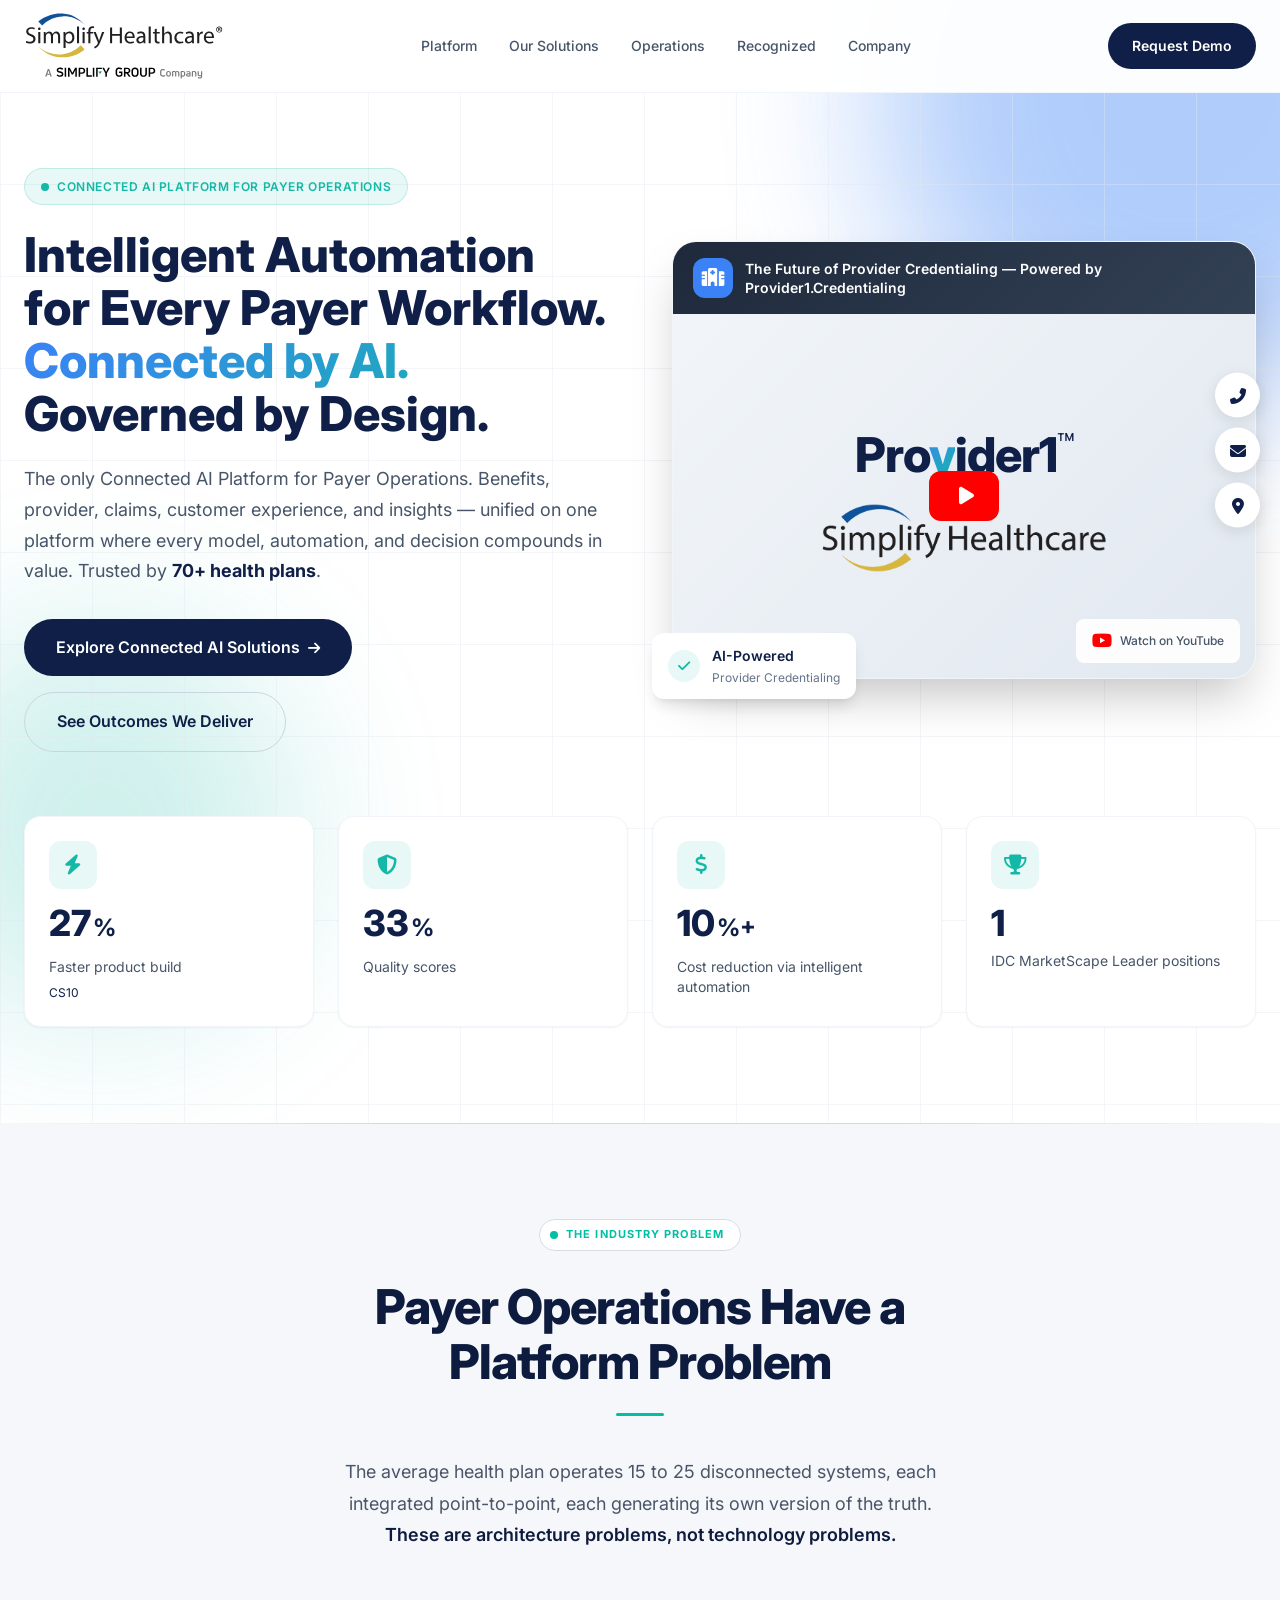
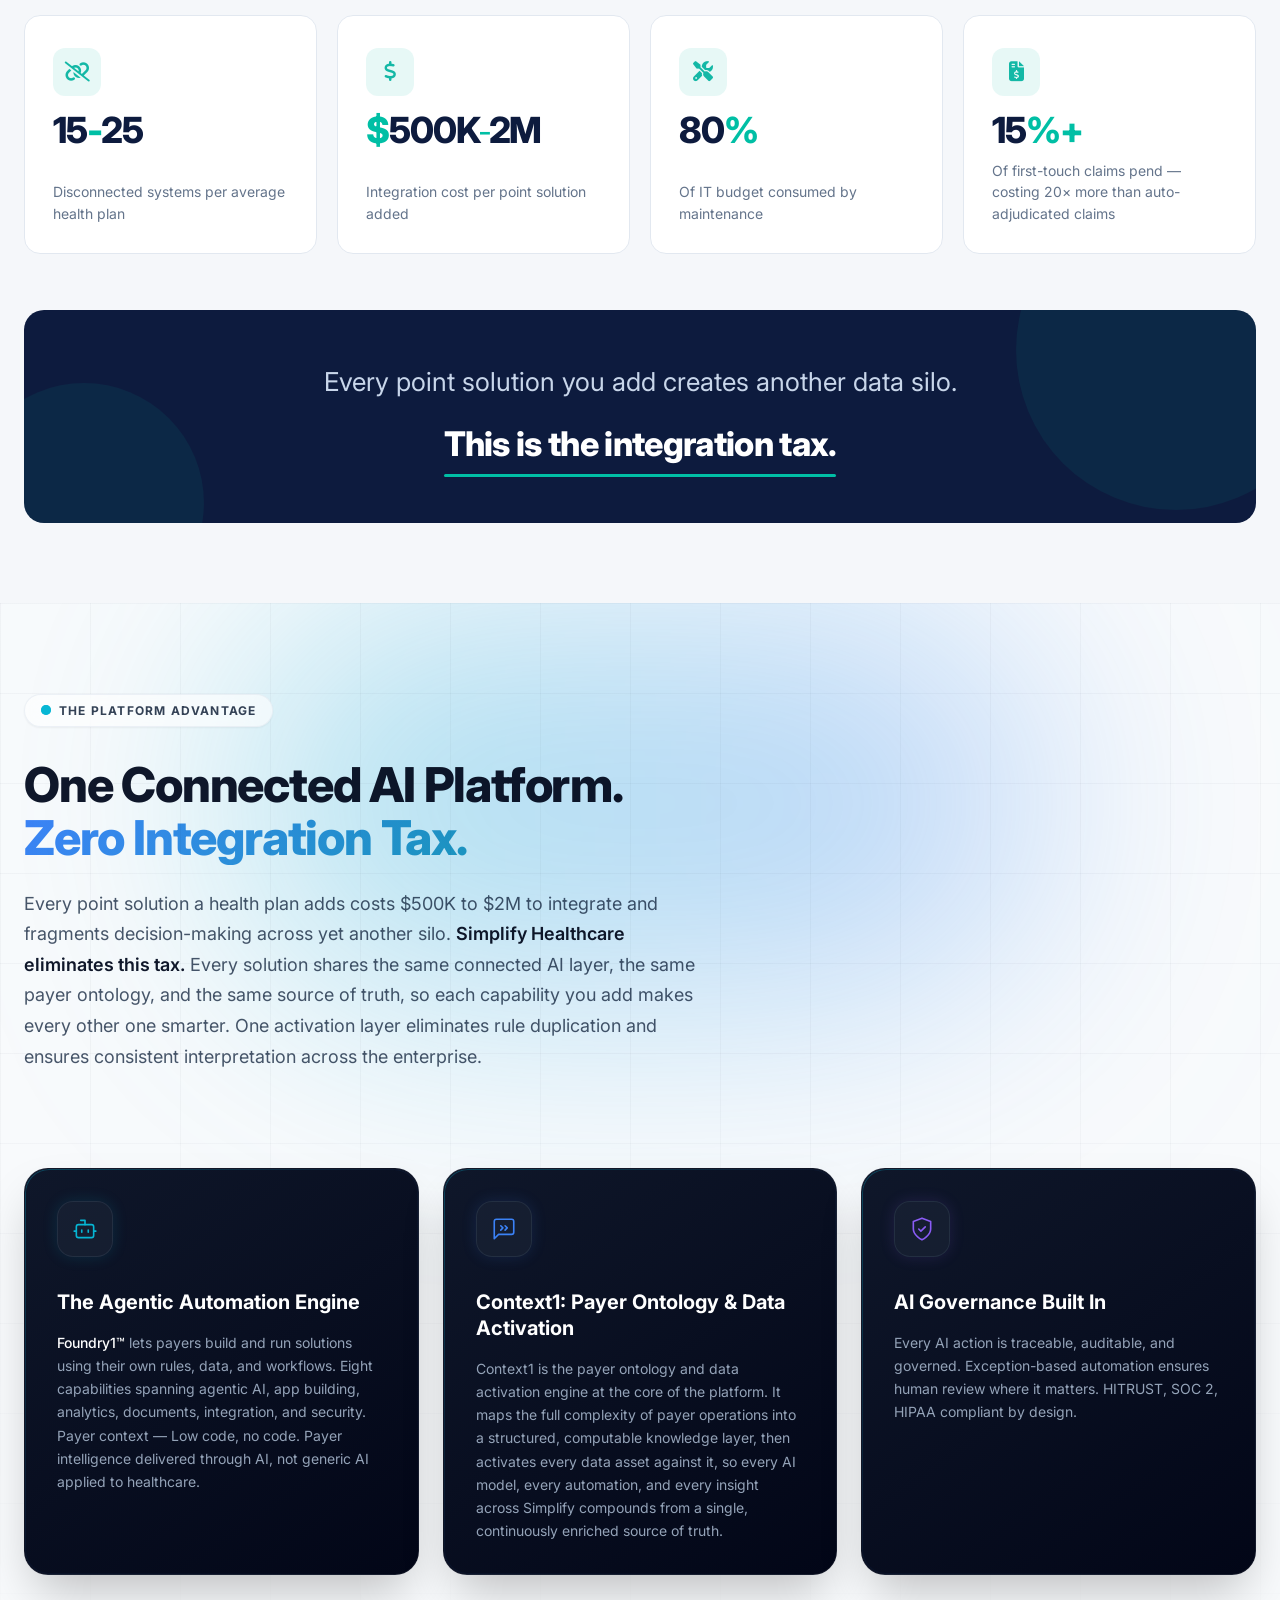
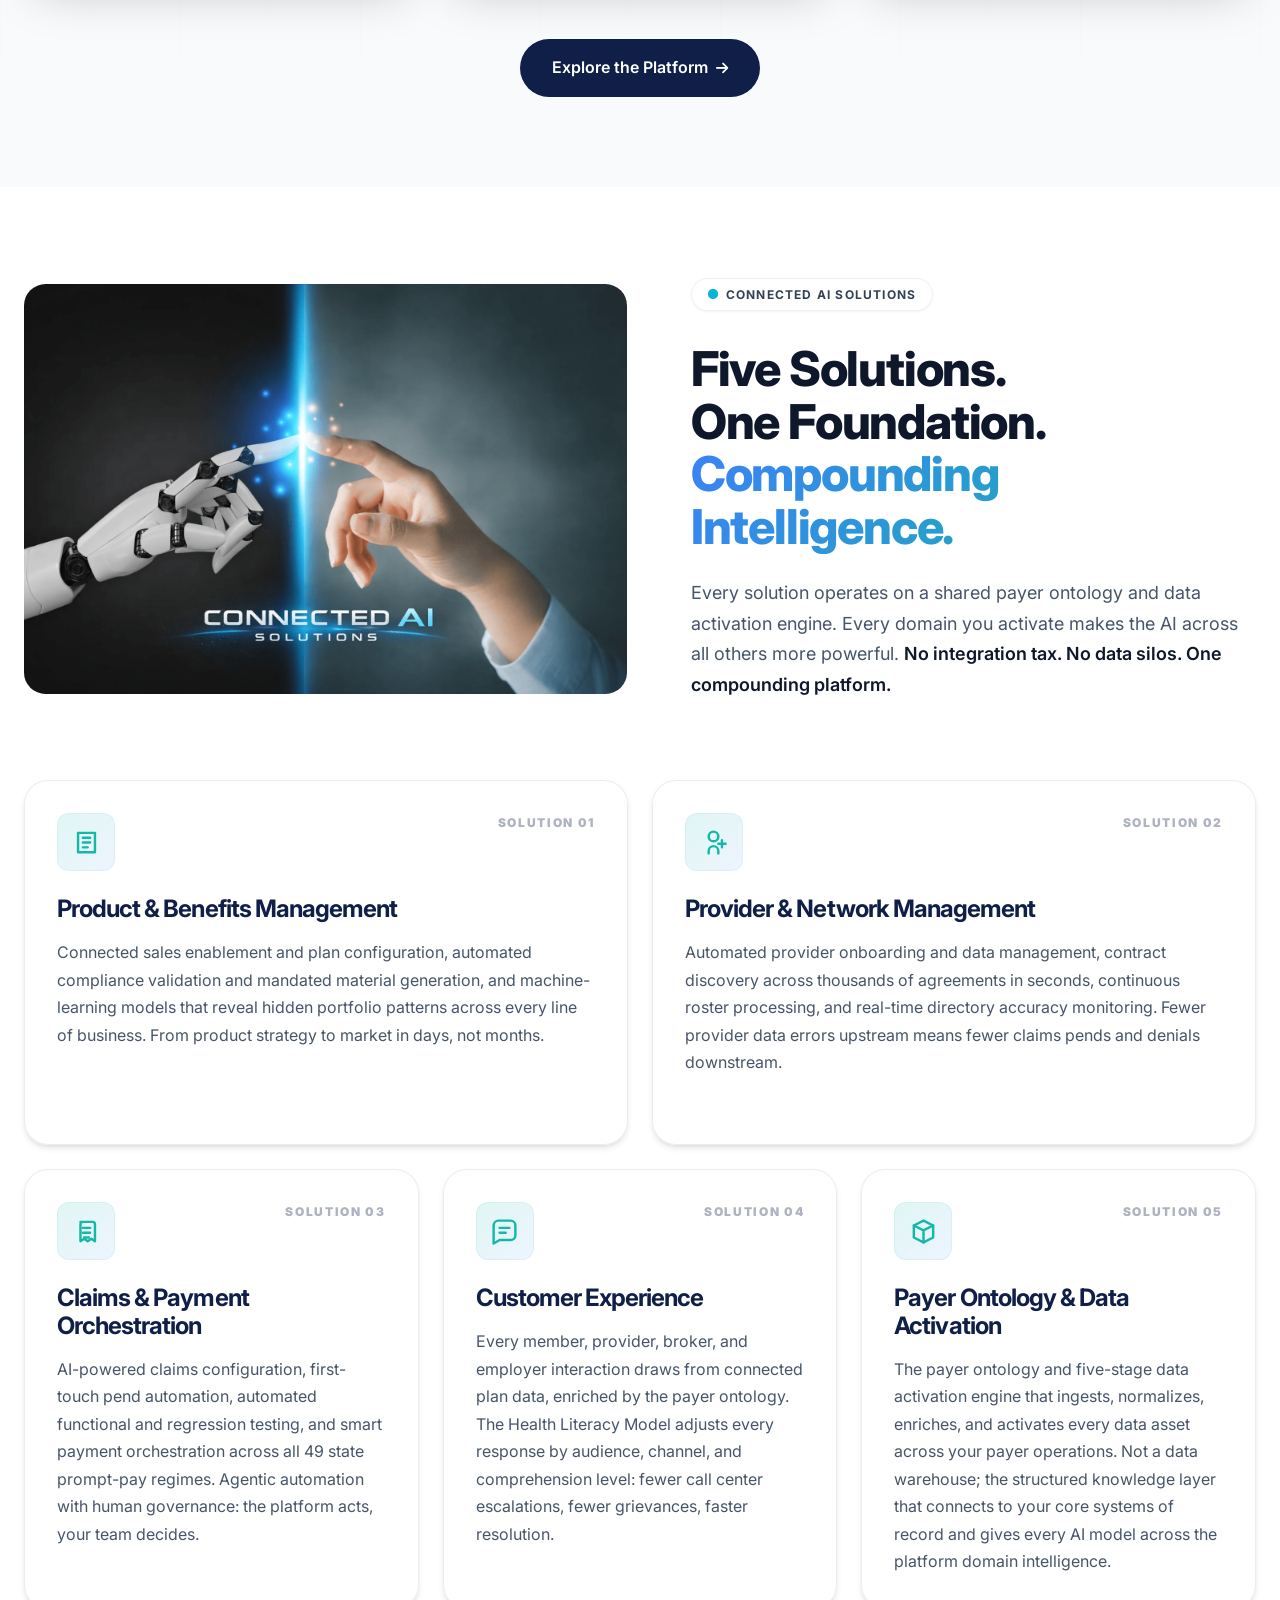
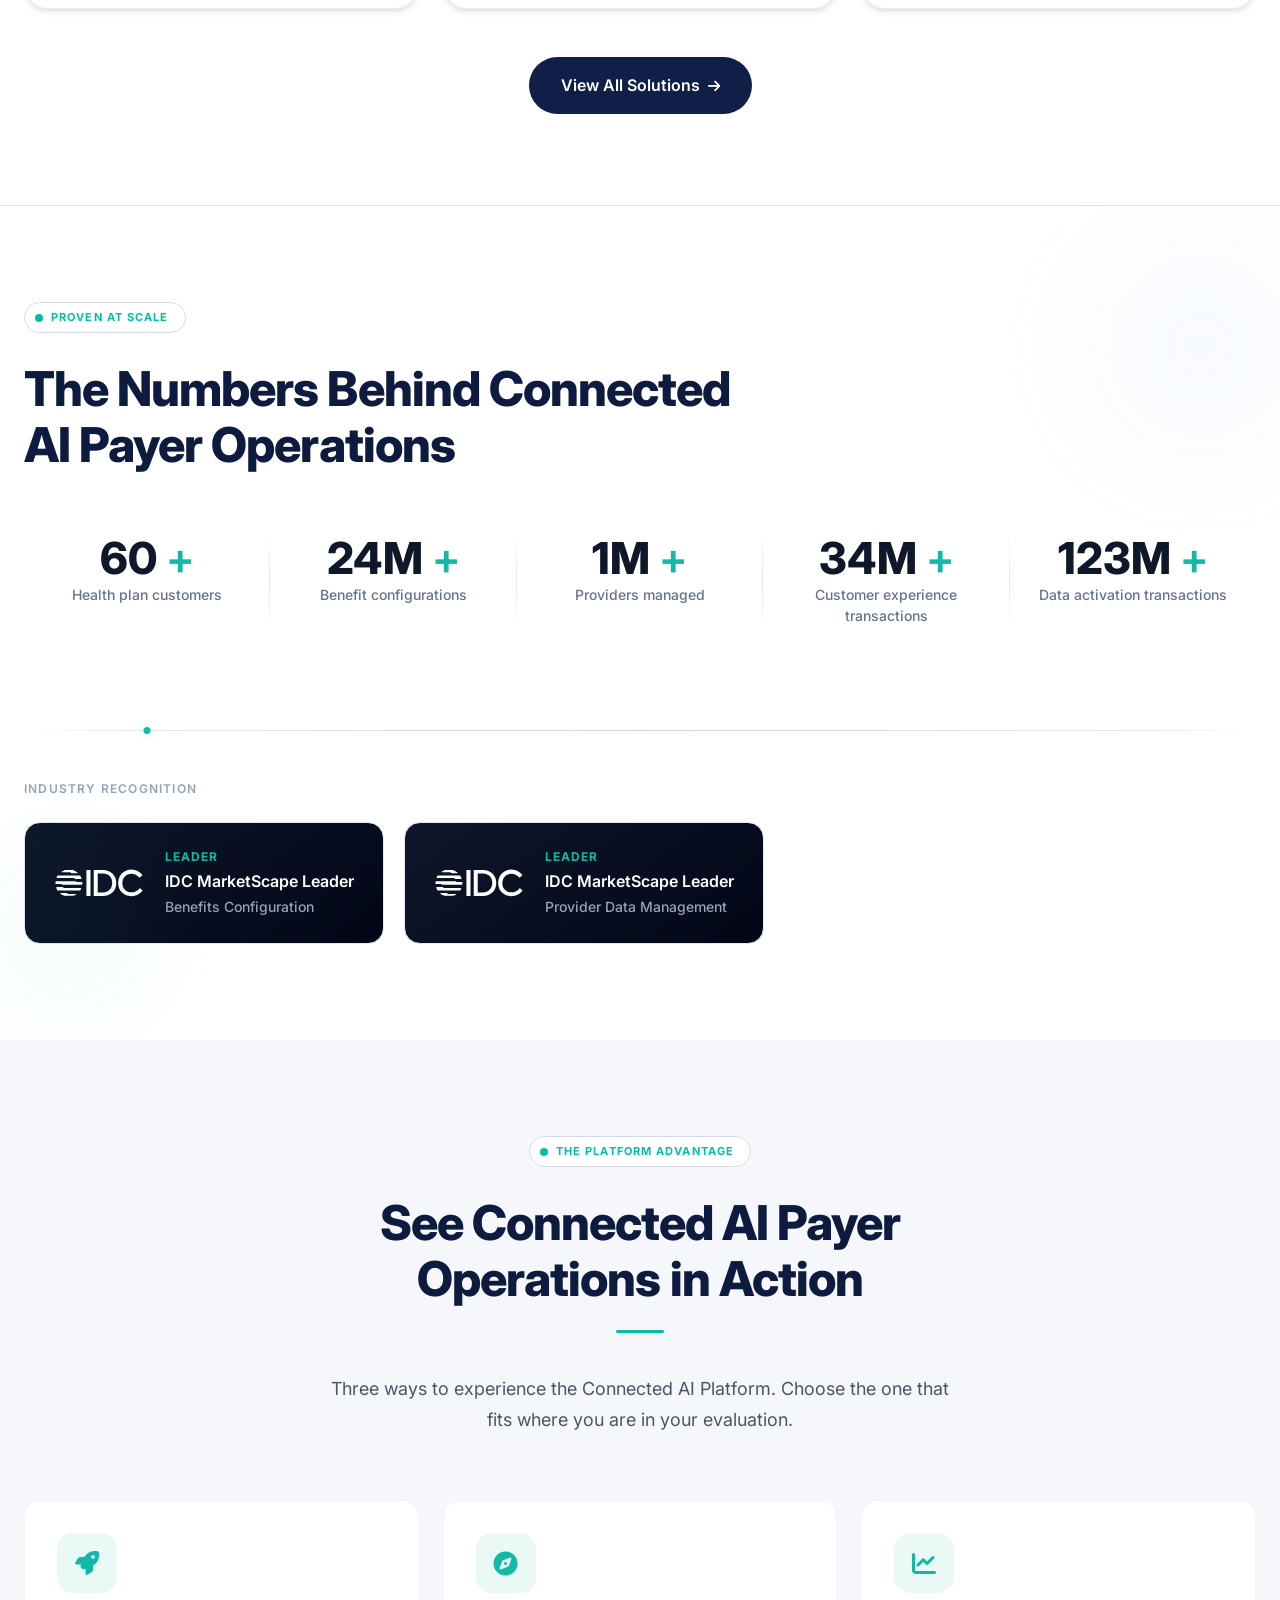
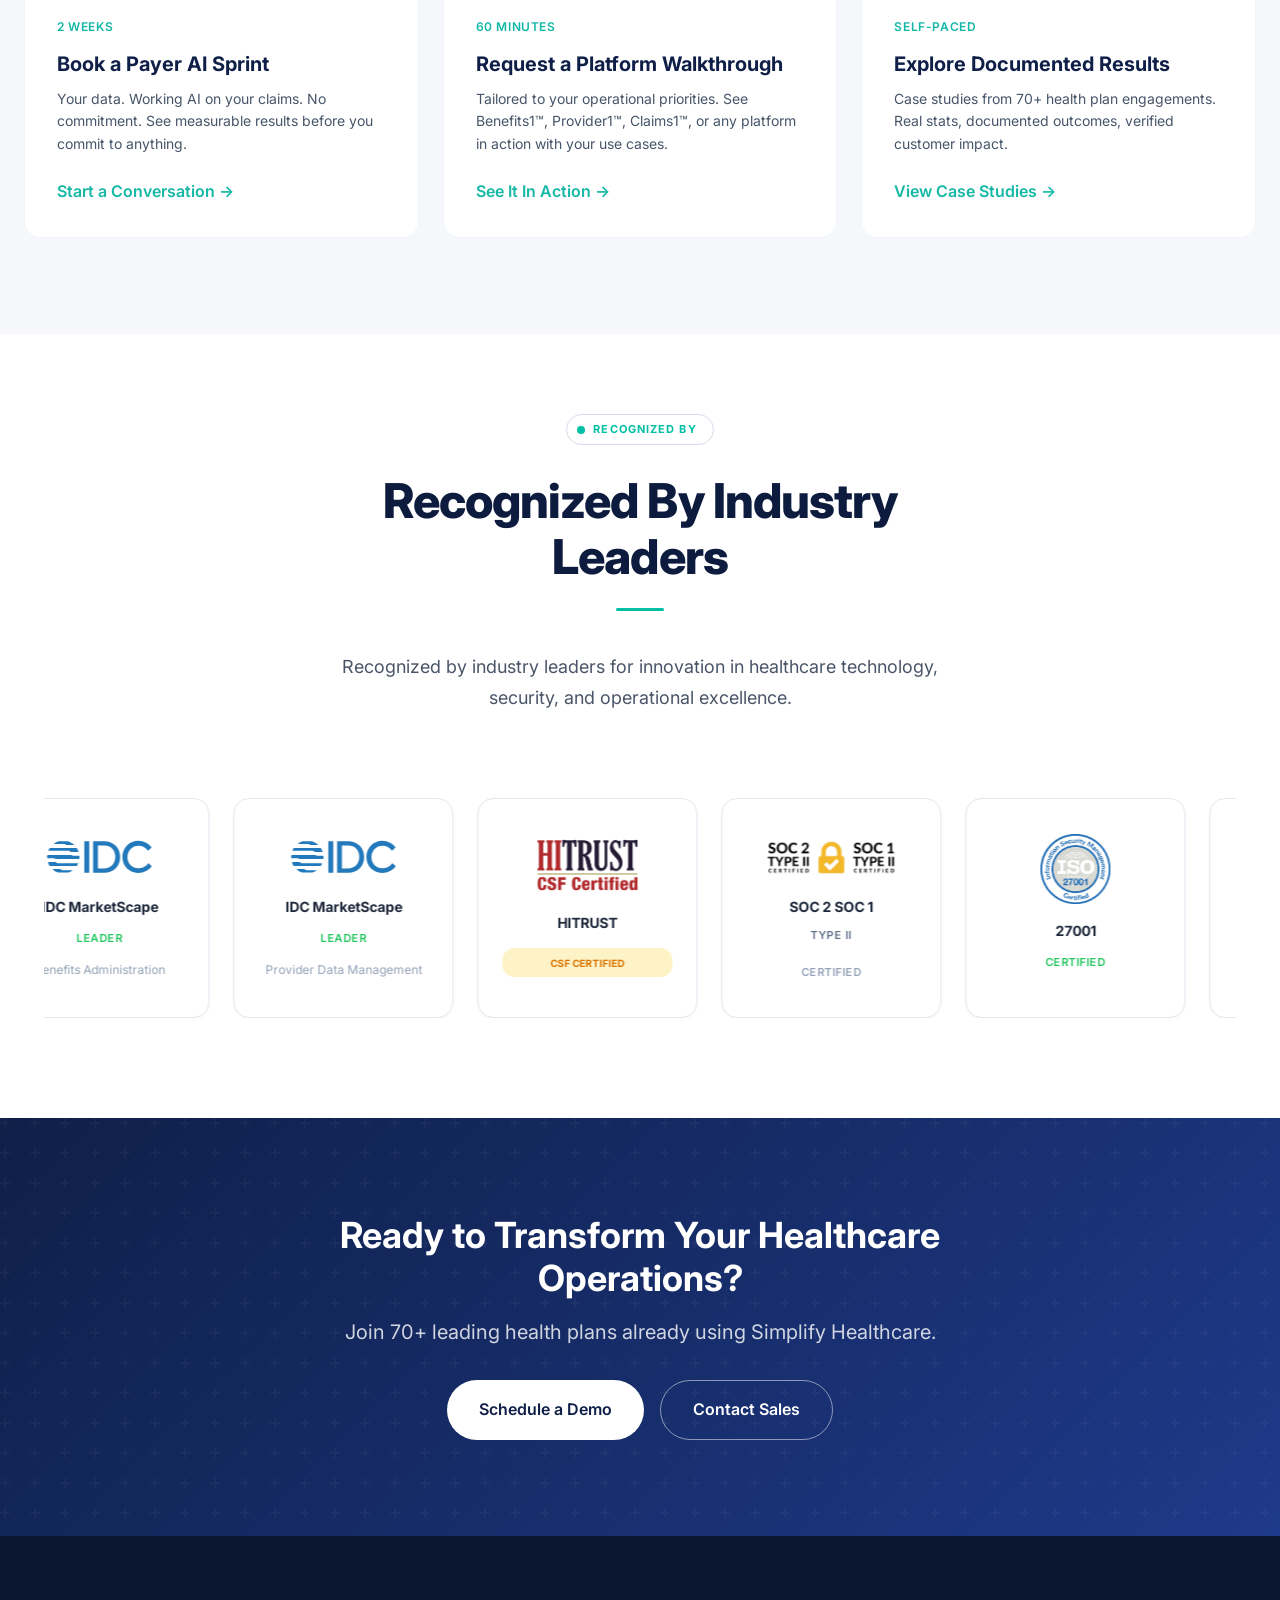
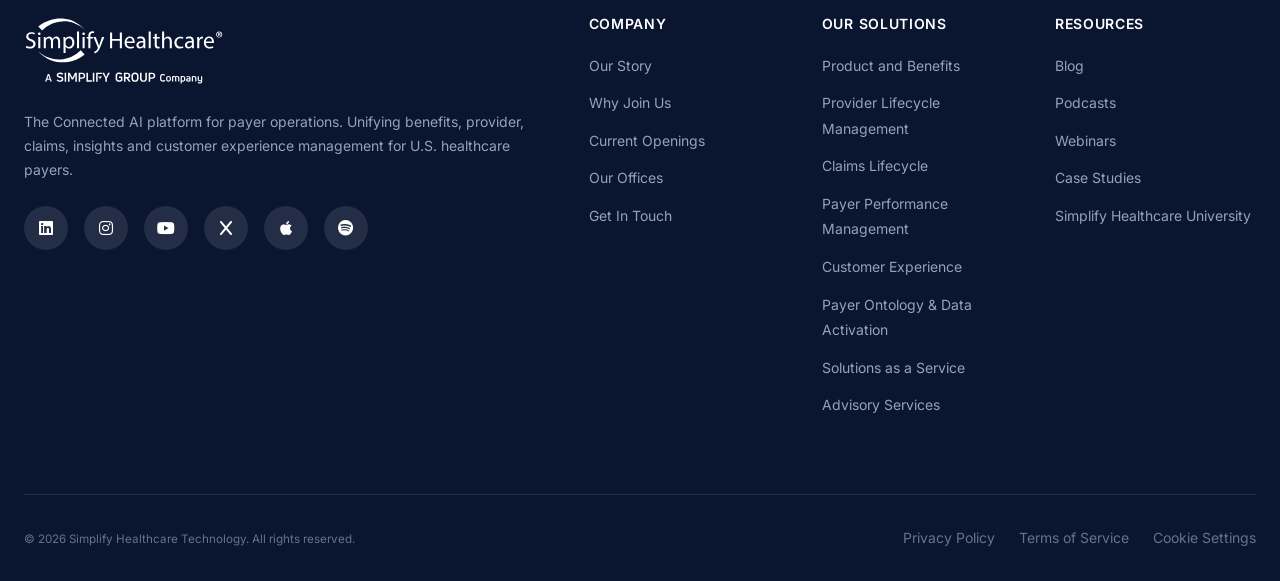
<file: index.html>
<!DOCTYPE html>
<html lang="en">
<head>
    <meta charset="UTF-8">
    <meta name="viewport" content="width=device-width, initial-scale=1.0">

    <!-- =====================================================
         SEO: Primary Meta Tags
         ===================================================== -->
    <title>Simplify Healthcare – Connected AI Platform for Payer Operations</title>
    <meta name="description" content="Simplify Healthcare is the only Connected AI Platform for Payer Operations, unifying benefits, provider, claims, and customer experience for 70+ health plans. Trusted IDC MarketScape Leader.">
    <meta name="keywords" content="healthcare payer operations, AI platform, benefits administration, provider data management, claims automation, payer technology, healthcare AI, HIPAA compliant">
    <meta name="robots" content="index, follow">
    <meta name="author" content="Simplify Healthcare">
    <link rel="canonical" href="https://simplifyhealthcare.com/">

     <!-- Google Tag Manager -->
    <script>(function(w,d,s,l,i){w[l]=w[l]||[];w[l].push({'gtm.start':
    new Date().getTime(),event:'gtm.js'});var f=d.getElementsByTagName(s)[0],
    j=d.createElement(s),dl=l!='dataLayer'?'&l='+l:'';j.async=true;j.src=
    'https://www.googletagmanager.com/gtm.js?id='+i+dl;f.parentNode.insertBefore(j,f);
    })(window,document,'script','dataLayer','GTM-XXXXXX');</script>
    <!-- End Google Tag Manager -->

    <!-- =====================================================
         SEO: Open Graph (Facebook, LinkedIn)
         ===================================================== -->
    <meta property="og:type" content="website">
    <meta property="og:url" content="https://simplifyhealthcare.com/">
    <meta property="og:title" content="Simplify Healthcare – Connected AI Platform for Payer Operations">
    <meta property="og:description" content="The only Connected AI Platform for Payer Operations. Trusted by 70+ health plans. Unifying benefits, provider, claims, and customer experience on one platform.">
    <meta property="og:image" content="https://simplifyhealthcare.netlify.app/assets/images/og.jpeg">
    <meta property="og:image:alt" content="Simplify Healthcare – Connected AI Platform for Payer Operations">
    <meta property="og:image:width" content="1200">
    <meta property="og:image:height" content="630">
    <meta property="og:site_name" content="Simplify Healthcare">
    <meta property="og:locale" content="en_US">

    <!-- =====================================================
         SEO: Twitter Card
         ===================================================== -->
    <meta name="twitter:card" content="summary_large_image">
    <meta name="twitter:site" content="@SimplifyHC">
    <meta name="twitter:title" content="Simplify Healthcare – Connected AI Platform for Payer Operations">
    <meta name="twitter:description" content="The only Connected AI Platform for Payer Operations. Trusted by 70+ health plans.">
    <meta name="twitter:image" content="https://simplifyhealthcare.netlify.app/assets/images/og.jpeg">
    <meta name="twitter:image:alt" content="Simplify Healthcare – Connected AI Platform for Payer Operations">

    <!-- =====================================================
         AEO + SEO: JSON-LD Structured Data
         ===================================================== -->

    <!-- Organization Schema -->
    <script type="application/ld+json">
    {
      "@context": "https://schema.org",
      "@type": "Organization",
      "name": "Simplify Healthcare",
      "url": "https://simplifyhealthcare.com",
      "logo": "https://simplifyhealthcare.com/wp-content/uploads/2020/08/SH-Favicon.svg",
      "description": "Simplify Healthcare delivers the only Connected AI Platform for Payer Operations, unifying benefits, provider, claims, and customer experience management for U.S. healthcare payers.",
      "address": {
        "@type": "PostalAddress",
        "streetAddress": "600 N Commons Dr",
        "addressLocality": "Aurora",
        "addressRegion": "IL",
        "addressCountry": "US"
      },
      "contactPoint": [
        {
          "@type": "ContactPoint",
          "telephone": "+1-844-720-6678",
          "contactType": "customer service",
          "email": "info@simplifyhealthcare.com"
        }
      ],
      "sameAs": [
        "https://www.linkedin.com/company/simplify-healthcare",
        "https://www.youtube.com/@SimplifyHealthcare"
      ],
      "award": [
        "IDC MarketScape Leader – Benefits Administration",
        "IDC MarketScape Leader – Provider Data Management",
        "HITRUST CSF Certified",
        "SOC 2 Type II Certified",
        "ISO 27001 Certified",
        "Inc. 5000 Fastest Growing Companies",
        "Deloitte Fast 500 2023 Winner"
      ]
    }
    </script>

    <!-- WebSite Schema -->
    <script type="application/ld+json">
    {
      "@context": "https://schema.org",
      "@type": "WebSite",
      "name": "Simplify Healthcare",
      "url": "https://simplifyhealthcare.com"
    }
    </script>

    <!-- FAQPage Schema (AEO: Answer Engine Optimization) -->
    <script type="application/ld+json">
    {
      "@context": "https://schema.org",
      "@type": "FAQPage",
      "mainEntity": [
        {
          "@type": "Question",
          "name": "What is Simplify Healthcare?",
          "acceptedAnswer": {
            "@type": "Answer",
            "text": "Simplify Healthcare is the only Connected AI Platform for Payer Operations, unifying benefits, provider, claims, customer experience, and data activation on one platform. It is trusted by 70+ health plans and recognized as an IDC MarketScape Leader in both Benefits Administration and Provider Data Management."
          }
        },
        {
          "@type": "Question",
          "name": "What solutions does Simplify Healthcare offer?",
          "acceptedAnswer": {
            "@type": "Answer",
            "text": "Simplify Healthcare offers five connected AI solutions: (1) Product and Benefits Management, (2) Provider and Network Management, (3) Claims and Payment Orchestration, (4) Customer Experience, and (5) Payer Ontology and Data Activation. All solutions run on a shared AI layer, eliminating integration costs and data silos."
          }
        },
        {
          "@type": "Question",
          "name": "How does Simplify Healthcare reduce costs for health plans?",
          "acceptedAnswer": {
            "@type": "Answer",
            "text": "Simplify Healthcare delivers 30%+ cost reduction through intelligent automation, 80% faster product build, and 98% quality scores. By eliminating disconnected point solutions — each costing $500K to $2M to integrate — health plans replace the 'integration tax' with a single compounding AI platform."
          }
        },
        {
          "@type": "Question",
          "name": "Is Simplify Healthcare HIPAA and HITRUST compliant?",
          "acceptedAnswer": {
            "@type": "Answer",
            "text": "Yes. Simplify Healthcare is HITRUST CSF Certified, SOC 2 Type II and SOC 1 Certified, ISO 27001 Certified, and HIPAA compliant by design. Every AI action is traceable, auditable, and governed with exception-based automation for human review."
          }
        },
        {
          "@type": "Question",
          "name": "How many health plans trust Simplify Healthcare?",
          "acceptedAnswer": {
            "@type": "Answer",
            "text": "More than 70 health plans trust Simplify Healthcare. The platform manages 30M+ benefit configurations, 1M+ providers, 50M+ customer experience transactions, and 200M+ data activation transactions."
          }
        }
      ]
    }
    </script>

    <!-- SoftwareApplication Schema -->
    <script type="application/ld+json">
    {
      "@context": "https://schema.org",
      "@type": "SoftwareApplication",
      "name": "Simplify Healthcare Connected AI Platform",
      "applicationCategory": "HealthcareApplication",
      "operatingSystem": "Web",
      "offers": {
        "@type": "Offer",
        "price": "0",
        "priceCurrency": "USD",
        "description": "Contact for pricing – schedule a demo"
      },
      "provider": {
        "@type": "Organization",
        "name": "Simplify Healthcare"
      },
      "featureList": [
        "AI-Powered Benefits Administration",
        "Provider Data Management",
        "Claims Automation and Payment Orchestration",
        "Customer Experience Management",
        "Payer Ontology and Data Activation"
      ]
    }
    </script>

    <!-- Fonts & Icons -->
    <link rel="preconnect" href="https://fonts.googleapis.com">
    <link rel="preconnect" href="https://fonts.gstatic.com" crossorigin>
    <link href="https://fonts.googleapis.com/css2?family=Inter:wght@300;400;500;600;700;800&display=swap" rel="stylesheet">
    <link rel="stylesheet" href="https://cdnjs.cloudflare.com/ajax/libs/font-awesome/6.5.1/css/all.min.css">
    <link rel="stylesheet" href="assets/scss/main.css">
    <link rel="icon" type="image/svg+xml" href="https://simplifyhealthcare.com/wp-content/uploads/2020/08/SH-Favicon.svg">
    <link rel="stylesheet" href="https://tbcdn.talentbrew.com/company/641/v3_0/js/fancybox/jquery-fancybox-min.css" type="text/css">
</head>
<body>

    <!-- Google Tag Manager (noscript) -->
    <noscript><iframe src="https://www.googletagmanager.com/ns.html?id=GTM-XXXXXX"
    height="0" width="0" style="display:none;visibility:hidden"></iframe></noscript>
    <!-- End Google Tag Manager (noscript) -->

    <!-- =====================================================
         ACCESSIBILITY: Skip Navigation Link (WCAG 2.4.1)
         Allows keyboard/screen-reader users to bypass nav
         ===================================================== -->
    <a href="#main-content" class="skip-link">Skip to main content</a>

    <!-- =====================================================
         Fixed Contact Hub
         WCAG Fix: Converted non-interactive divs to proper
         semantic <a> links with keyboard & screen-reader support
         ===================================================== -->
    <aside class="fixed-contact-hub" aria-label="Contact information">
        <div class="info-drawers">

            <!-- Phone -->
            <a href="tel:+18447206678"
               class="drawer-item"
               aria-label="Call Simplify Healthcare at (844) 720-6678">
                <span class="drawer-label" aria-hidden="true">(844) 720-6678</span>
                <span class="hub-btn info" aria-hidden="true">
                    <i class="fas fa-phone-alt" aria-hidden="true"></i>
                </span>
            </a>

            <!-- Email -->
            <a href="mailto:info@simplifyhealthcare.com"
               class="drawer-item"
               aria-label="Email Simplify Healthcare at info@simplifyhealthcare.com">
                <span class="drawer-label" aria-hidden="true">info@simplifyhealthcare.com</span>
                <span class="hub-btn info" aria-hidden="true">
                    <i class="fas fa-envelope" aria-hidden="true"></i>
                </span>
            </a>

            <!-- Address -->
            <a href="https://maps.google.com/?q=600+N+Commons+Dr,+Aurora,+IL"
               target="_blank"
               rel="noopener noreferrer"
               class="drawer-item"
               aria-label="View our office address: 600 N Commons Dr, Aurora, IL (opens in Google Maps, new tab)">
                <span class="drawer-label" aria-hidden="true">600 N Commons Dr, Aurora, IL</span>
                <span class="hub-btn info" aria-hidden="true">
                    <i class="fas fa-map-marker-alt" aria-hidden="true"></i>
                </span>
            </a>

        </div>
    </aside>

    <!-- Scroll to Top Button -->
    <button
        id="scrollTopBtn"
        class="scroll-top-btn"
        aria-label="Scroll back to top"
        title="Back to top"
        type="button">
        <svg viewBox="0 0 24 24" fill="none" stroke="currentColor" stroke-width="2.5"
             stroke-linecap="round" stroke-linejoin="round"
             aria-hidden="true" focusable="false">
            <polyline points="18 15 12 9 6 15"/>
        </svg>
    </button>

    <!-- =====================================================
         HEADER / NAVIGATION
         WCAG: Landmark <header> with aria-label on <nav>
         WCAG 2.1.1: Full keyboard accessibility
         WCAG 2.4.3: Focus order maintained
         ===================================================== -->
    <header class="header" id="header" role="banner">
        <div class="container">
            <nav class="nav" aria-label="Main navigation" role="navigation">

                <!-- WCAG Fix: Logo alt text describes the brand (was empty) -->
                <a href="/" class="logo" aria-label="Simplify Healthcare – go to homepage">
                    <img src="assets/images/Simplify-Healthcare-Logo-with-Group_Color.svg"
                         alt="Simplify Healthcare logo"
                         width="200" height="50">
                </a>

                <!-- WCAG Fix: aria-expanded + aria-controls added to hamburger -->
                <button class="hamburger"
                        id="hamburger"
                        type="button"
                        aria-expanded="false"
                        aria-controls="navMenu"
                        aria-label="Open navigation menu">
                    <span aria-hidden="true"></span>
                    <span aria-hidden="true"></span>
                    <span aria-hidden="true"></span>
                </button>

                <ul class="nav-menu" id="navMenu" role="list">
                    <li class="nav-item">
                        <a href="#platform" class="nav-link">Platform</a>
                    </li>
                    <li class="nav-item">
                        <a href="#solutions" class="nav-link">Our Solutions</a>
                    </li>
                    <li class="nav-item" >
                        <a href="#operations" class="nav-link">Operations</a>
                    </li>
                    <li class="nav-item">
                        <a href="#resources" class="nav-link">Recognized</a>
                    </li>
                    <li class="nav-item">
                        <a href="#company" class="nav-link">Company</a>
                    </li>
                </ul>

                <div class="nav-actions">
                    <a href="#demo" class="btn btn-primary">Request Demo</a>
                </div>

            </nav>
        </div>
    </header>

    <!-- =====================================================
         MAIN CONTENT
         WCAG 1.3.1: <main> landmark for assistive technology
         Skip link target (id="main-content")
         ===================================================== -->
    <main id="main-content" tabindex="-1">

        <!-- =====================================================
             HERO SECTION
             WCAG: aria-labelledby ties section to its heading
             ===================================================== -->
        <section class="hero" aria-labelledby="hero-heading">
            <div class="hero-bg" aria-hidden="true">
                <div class="gradient-orb orb-1"></div>
                <div class="gradient-orb orb-2"></div>
                <div class="grid-pattern"></div>
            </div>

            <div class="container">
                <div class="hero-content">
                    <div class="hero-text">
                        <div class="badge">
                            <span class="badge-dot" aria-hidden="true"></span>
                            <span>CONNECTED AI PLATFORM FOR PAYER OPERATIONS</span>
                        </div>

                        <!-- WCAG: id matches aria-labelledby on <section> -->
                        <h1 class="hero-title" id="hero-heading">
                            Intelligent Automation for Every Payer Workflow.
                            <span class="text-gradient">Connected by AI.</span>
                            Governed by Design.
                        </h1>

                        <p class="hero-description">
                            The only Connected AI Platform for Payer Operations. Benefits, provider,
                            claims, customer experience, and insights — unified on one platform where
                            every model, automation, and decision compounds in value.
                            Trusted by <strong>70+ health plans</strong>.
                        </p>

                        <div class="hero-cta">
                            <a href="#solutions" class="btn btn-primary btn-lg">
                                Explore Connected AI Solutions
                                <i class="fas fa-arrow-right" aria-hidden="true"></i>
                            </a>
                            <a href="#outcomes" class="btn btn-outline btn-lg">
                                See Outcomes We Deliver
                            </a>
                        </div>
                    </div>

                    <!-- Video Card -->
                    <div class="hero-video">
                        <div class="video-card">
                            <div class="video-header">
                                <div class="video-avatar" aria-hidden="true">
                                    <i class="fas fa-hospital" aria-hidden="true"></i>
                                </div>
                                <div class="video-info">
                                    <!-- WCAG: heading inside card is h2 visually but contextually it's a label;
                                         using h2 would break heading hierarchy so we use p with strong -->
                                    <p class="video-card-label">
                                        The Future of Provider Credentialing — Powered by Provider1.Credentialing
                                    </p>
                                </div>
                            </div>

                            <div class="video-player">
                                <div class="video-thumbnail">
                                    <!-- WCAG: descriptive aria-label on play button -->
                                    <a class="play-button"
                                       href="https://www.youtube.com/watch?v=GftiAKAU8RY"
                                       data-fancybox
                                       aria-label="Play video: The Future of Provider Credentialing – Powered by Provider1.Credentialing">
                                        <i class="fas fa-play" aria-hidden="true"></i>
                                    </a>
                                    <div class="video-logo" aria-hidden="true">
                                        <span class="provider-text">
                                            Pro<span class="highlight">v</span>ider1<sup>™</sup>
                                        </span>
                                        <div class="powered-by">
                                            <img src="assets/images/logo.png"
                                                 alt="Powered by Simplify Healthcare"
                                                 loading="lazy">
                                        </div>
                                    </div>
                                </div>
                            </div>

                            <div class="video-badge" aria-hidden="true">
                                <div class="ai-icon">
                                    <i class="fas fa-check" aria-hidden="true"></i>
                                </div>
                                <div class="ai-text">
                                    <strong>AI-Powered</strong>
                                    <span>Provider Credentialing</span>
                                </div>
                            </div>

                            <!-- WCAG: rel="noopener noreferrer" + accessible new-tab notice -->
                            <a href="https://www.youtube.com/watch?v=GftiAKAU8RY"
                               target="_blank"
                               rel="noopener noreferrer"
                               class="watch-youtube"
                               aria-label="Watch on YouTube (opens in new tab)">
                                <i class="fab fa-youtube" aria-hidden="true"></i>
                                <span>Watch on YouTube</span>
                            </a>
                        </div>
                    </div>
                </div>

                <!-- =====================================================
                     Stats Section
                     WCAG: Changed <h3> stat numbers to <p> — headings
                     must describe sections, not be used for styling.
                     role="group" + aria-label groups each stat for AT.
                     ===================================================== -->
                <div class="stats-section" role="list" aria-label="Key performance statistics">

                    <div class="stat-card-hero" role="listitem">
                        <div class="stat-icon" aria-hidden="true">
                            <i class="fas fa-bolt" aria-hidden="true"></i>
                        </div>
                        <div class="stat-content">
                            <!-- aria-hidden: screen reader reads the aria-label on the group instead -->
                            <p class="stat-number" data-target="80" aria-hidden="true">0</p>
                            <span class="stat-suffix" aria-hidden="true">%</span>
                            <p class="stat-label">Faster product build</p>
                            <span class="stat-source">CS10</span>
                            <!-- Visually hidden full text for screen readers -->
                            <span class="sr-only">80% faster product build (CS10)</span>
                        </div>
                    </div>

                    <div class="stat-card-hero" role="listitem">
                        <div class="stat-icon" aria-hidden="true">
                            <i class="fas fa-shield-alt" aria-hidden="true"></i>
                        </div>
                        <div class="stat-content">
                            <p class="stat-number" data-target="98" aria-hidden="true">0</p>
                            <span class="stat-suffix" aria-hidden="true">%</span>
                            <p class="stat-label">Quality scores</p>
                            <span class="sr-only">98% quality scores</span>
                        </div>
                    </div>

                    <div class="stat-card-hero" role="listitem">
                        <div class="stat-icon" aria-hidden="true">
                            <i class="fas fa-dollar-sign" aria-hidden="true"></i>
                        </div>
                        <div class="stat-content">
                            <p class="stat-number" data-target="30" aria-hidden="true">0</p>
                            <span class="stat-suffix" aria-hidden="true">%+</span>
                            <p class="stat-label">Cost reduction via intelligent automation</p>
                            <span class="sr-only">30%+ cost reduction via intelligent automation</span>
                        </div>
                    </div>

                    <div class="stat-card-hero" role="listitem">
                        <div class="stat-icon" aria-hidden="true">
                            <i class="fas fa-trophy" aria-hidden="true"></i>
                        </div>
                        <div class="stat-content">
                            <p class="stat-number" data-target="2" aria-hidden="true">0</p>
                            <p class="stat-label">IDC MarketScape Leader positions</p>
                            <span class="sr-only">2 IDC MarketScape Leader positions</span>
                        </div>
                    </div>

                </div>
            </div>
        </section>

        <!-- =====================================================
             INDUSTRY PROBLEM SECTION
             WCAG: aria-labelledby on section, id on heading
             ===================================================== -->
        <section class="industry-section" id="platform" aria-labelledby="industry-heading">
            <div class="container">

                <div class="section-header">
                    <div class="eyebrow" aria-hidden="true">
                        <span class="eyebrow-dot"></span>
                        <span class="eyebrow-text">The Industry Problem</span>
                    </div>

                    <h2 class="section-headline" id="industry-heading">
                        Payer Operations Have a Platform Problem
                    </h2>

                    <div class="section-divider" aria-hidden="true"></div>

                    <p class="section-body">
                        The average health plan operates 15 to 25 disconnected systems, each integrated
                        point-to-point, each generating its own version of the truth.
                        <strong>These are architecture problems, not technology problems.</strong>
                    </p>
                </div>

                <!-- Stats grid – role="list" for semantic grouping -->
                <div class="stats-grid" role="list" aria-label="Industry problem statistics">

                    <div class="stat-card" role="listitem">
                        <div class="stat-icon" aria-hidden="true">
                            <i class="fas fa-unlink" aria-hidden="true"></i>
                        </div>
                        <p class="stat-numbers" aria-hidden="true">15<span>-</span>25</p>
                        <p class="stat-label">Disconnected systems per average health plan</p>
                        <span class="sr-only">15 to 25 disconnected systems per average health plan</span>
                    </div>

                    <div class="stat-card" role="listitem">
                        <div class="stat-icon feature-icon" aria-hidden="true">
                            <i class="fas fa-dollar-sign" aria-hidden="true"></i>
                        </div>
                        <p class="stat-numbers" aria-hidden="true">
                            <span>$</span>500K<span style="font-size:0.55em; vertical-align:middle;">–</span>2M
                        </p>
                        <p class="stat-label">Integration cost per point solution added</p>
                        <span class="sr-only">$500,000 to $2,000,000 integration cost per point solution added</span>
                    </div>

                    <div class="stat-card" role="listitem">
                        <div class="stat-icon feature-icon" aria-hidden="true">
                            <i class="fas fa-tools" aria-hidden="true"></i>
                        </div>
                        <p class="stat-numbers" aria-hidden="true">80<span>%</span></p>
                        <p class="stat-label">Of IT budget consumed by maintenance</p>
                        <span class="sr-only">80% of IT budget consumed by maintenance</span>
                    </div>

                    <div class="stat-card" role="listitem">
                        <div class="stat-icon feature-icon" aria-hidden="true">
                            <i class="fas fa-file-invoice-dollar" aria-hidden="true"></i>
                        </div>
                        <p class="stat-numbers" aria-hidden="true">15<span>%+</span></p>
                        <p class="stat-label">
                            Of first-touch claims pend — costing 20× more than auto-adjudicated claims
                        </p>
                        <span class="sr-only">15%+ of first-touch claims pend, costing 20 times more than auto-adjudicated claims</span>
                    </div>

                </div>

                <div class="closing-banner">
                    <div class="closing-inner">
                        <p class="closing-line1">Every point solution you add creates another data silo.</p>
                        <span class="closing-line2">This is the integration tax.</span>
                    </div>
                </div>

            </div>
        </section>

        <!-- =====================================================
             PLATFORM ADVANTAGE SECTION
             ===================================================== -->
        <section class="pa-section" aria-labelledby="platform-advantage-heading">
            <div class="pa-section__grid" aria-hidden="true"></div>
            <div class="pa-section__blob" aria-hidden="true"></div>

            <div class="container">

                <div class="pa-header">
                    <div class="pa-eyebrow" aria-hidden="true">
                        <span class="pa-eyebrow__ping-wrap">
                            <span class="pa-eyebrow__ping"></span>
                            <span class="pa-eyebrow__dot"></span>
                        </span>
                        <span class="pa-eyebrow__text">The Platform Advantage</span>
                    </div>

                    <h2 class="pa-headline" id="platform-advantage-heading">
                        One Connected AI Platform. <br>
                        <span class="text-gradient">Zero Integration Tax.</span>
                    </h2>

                    <p class="pa-body">
                        Every point solution a health plan adds costs $500K to $2M to integrate and
                        fragments decision-making across yet another silo.
                        <strong>Simplify Healthcare eliminates this tax.</strong>
                        Every solution shares the same connected AI layer, the same payer ontology,
                        and the same source of truth, so each capability you add makes every other one
                        smarter. One activation layer eliminates rule duplication and ensures consistent
                        interpretation across the enterprise.
                    </p>
                </div>

                <div class="pa-cards" role="list" aria-label="Platform capability cards">

                    <!-- Card 1: Agentic Automation -->
                    <div class="pa-card pa-card--cyan" role="listitem">
                        <div class="pa-card__hover-glow" aria-hidden="true"></div>
                        <div class="pa-card__inner">
                            <div class="pa-card__icon" aria-hidden="true">
                                <svg xmlns="http://www.w3.org/2000/svg" width="26" height="26"
                                     viewBox="0 0 24 24" fill="none" stroke="currentColor"
                                     stroke-width="1.5" stroke-linecap="round" stroke-linejoin="round"
                                     aria-hidden="true" focusable="false">
                                    <path d="M12 8V4H8"/>
                                    <rect width="16" height="12" x="4" y="8" rx="2"/>
                                    <path d="M2 14h2"/><path d="M20 14h2"/>
                                    <path d="M15 13v2"/><path d="M9 13v2"/>
                                </svg>
                            </div>
                            <h3 class="pa-card__title">The Agentic Automation Engine</h3>
                            <p class="pa-card__desc">
                                <strong>Foundry1™</strong> lets payers build and run solutions using
                                their own rules, data, and workflows. Eight capabilities spanning agentic
                                AI, app building, analytics, documents, integration, and security. Payer
                                context — Low code, no code. Payer intelligence delivered through AI,
                                not generic AI applied to healthcare.
                            </p>
                        </div>
                    </div>

                    <!-- Card 2: Context1 -->
                    <div class="pa-card pa-card--blue" role="listitem">
                        <div class="pa-card__hover-glow" aria-hidden="true"></div>
                        <div class="pa-card__inner">
                            <div class="pa-card__icon" aria-hidden="true">
                                <svg xmlns="http://www.w3.org/2000/svg" width="26" height="26"
                                     viewBox="0 0 24 24" fill="none" stroke="currentColor"
                                     stroke-width="1.5" stroke-linecap="round" stroke-linejoin="round"
                                     aria-hidden="true" focusable="false">
                                    <path d="M21 15a2 2 0 0 1-2 2H7l-4 4V5a2 2 0 0 1 2-2h14a2 2 0 0 1 2 2z"/>
                                    <path d="m9 9 2 2-2 2"/><path d="m13 13 2-2-2-2"/>
                                </svg>
                            </div>
                            <h3 class="pa-card__title">Context1: Payer Ontology &amp; Data Activation</h3>
                            <p class="pa-card__desc">
                                Context1 is the payer ontology and data activation engine at the core of
                                the platform. It maps the full complexity of payer operations into a
                                structured, computable knowledge layer, then activates every data asset
                                against it, so every AI model, every automation, and every insight across
                                Simplify compounds from a single, continuously enriched source of truth.
                            </p>
                        </div>
                    </div>

                    <!-- Card 3: AI Governance -->
                    <div class="pa-card pa-card--purple" role="listitem">
                        <div class="pa-card__hover-glow" aria-hidden="true"></div>
                        <div class="pa-card__inner">
                            <div class="pa-card__icon" aria-hidden="true">
                                <svg xmlns="http://www.w3.org/2000/svg" width="26" height="26"
                                     viewBox="0 0 24 24" fill="none" stroke="currentColor"
                                     stroke-width="1.5" stroke-linecap="round" stroke-linejoin="round"
                                     aria-hidden="true" focusable="false">
                                    <path d="M12 22s8-4 8-10V5l-8-3-8 3v7c0 6 8 10 8 10z"/>
                                    <path d="m9 12 2 2 4-4"/>
                                </svg>
                            </div>
                            <h3 class="pa-card__title">AI Governance Built In</h3>
                            <p class="pa-card__desc">
                                Every AI action is traceable, auditable, and governed.
                                Exception-based automation ensures human review where it matters.
                                HITRUST, SOC 2, HIPAA compliant by design.
                            </p>
                        </div>
                    </div>

                </div>

                <div class="pa-cta">
                    <a href="#solutions" class="btn btn-primary btn-lg">
                        Explore the Platform
                        <i class="fas fa-arrow-right" aria-hidden="true"></i>
                    </a>
                </div>

            </div>
        </section>

        <!-- =====================================================
             CONNECTED AI SOLUTIONS SECTION
             WCAG Fix: Removed duplicate id="solutions" —
             this section keeps id="solutions"; features section
             below gets id="experience"
             ===================================================== -->
        <section class="sol-section" id="solutions" aria-labelledby="solutions-heading">
            <div class="sol-section__grid" aria-hidden="true"></div>

            <div class="container">

                <div class="sol-hero">

                    <!-- WCAG: Descriptive alt text on diagram image -->
                    <div class="sol-visual">
                        <img src="assets/images/ai-solution.png"
                             alt="AI Solutions unified on the Simplify Healthcare platform"
                             loading="lazy">
                    </div>

                    <div class="sol-hero__copy">
                        <div class="pa-header">
                            <div class="pa-eyebrow" aria-hidden="true">
                                <span class="pa-eyebrow__ping-wrap">
                                    <span class="pa-eyebrow__ping"></span>
                                    <span class="pa-eyebrow__dot"></span>
                                </span>
                                <span class="pa-eyebrow__text">CONNECTED AI SOLUTIONS</span>
                            </div>

                            <h2 class="pa-headline" id="solutions-heading">
                                Five Solutions.<br> One Foundation. <br>
                                <span class="text-gradient">Compounding Intelligence.</span>
                            </h2>

                            <p class="pa-body">
                                Every solution operates on a shared payer ontology and data activation
                                engine. Every domain you activate makes the AI across all others more
                                powerful. <strong>No integration tax. No data silos. One compounding platform.</strong>
                            </p>
                        </div>
                    </div>
                </div>

                <!-- Solution Cards -->
                <div class="sol-cards" role="list" aria-label="Connected AI Solutions">

                    <article class="sol-card">
                        <div class="sol-card__content">
                            <div class="sol-card__top">
                                <div class="sol-card__icon" aria-hidden="true">
                                    <svg viewBox="0 0 24 24" fill="none" aria-hidden="true" focusable="false">
                                        <path d="M5 4h14v16H5V4Zm4 4h6M9 12h6M9 16h4"
                                              stroke="currentColor" stroke-width="2"
                                              stroke-linecap="round" stroke-linejoin="round"/>
                                    </svg>
                                </div>
                                <span class="sol-card__num" aria-hidden="true">Solution 01</span>
                            </div>
                            <h3 class="sol-card__title">Product &amp; Benefits Management</h3>
                            <p class="sol-card__desc">Connected sales enablement and plan configuration,
                                automated compliance validation and mandated material generation, and
                                machine-learning models that reveal hidden portfolio patterns across every
                                line of business. From product strategy to market in days, not months.</p>
                        </div>
                    </article>

                    <article class="sol-card" >
                        <div class="sol-card__content">
                            <div class="sol-card__top">
                                <div class="sol-card__icon" aria-hidden="true">
                                    <svg viewBox="0 0 24 24" fill="none" aria-hidden="true" focusable="false">
                                        <path d="M16 21v-2a4 4 0 0 0-8 0v2M12 11a4 4 0 1 0 0-8 4 4 0 0 0 0 8Zm7-1v6m3-3h-6"
                                              stroke="currentColor" stroke-width="2"
                                              stroke-linecap="round" stroke-linejoin="round"/>
                                    </svg>
                                </div>
                                <span class="sol-card__num" aria-hidden="true">Solution 02</span>
                            </div>
                            <h3 class="sol-card__title">Provider &amp; Network Management</h3>
                            <p class="sol-card__desc">Automated provider onboarding and data management,
                                contract discovery across thousands of agreements in seconds, continuous
                                roster processing, and real-time directory accuracy monitoring. Fewer
                                provider data errors upstream means fewer claims pends and denials downstream.</p>
                        </div>
                    </article>

                    <article class="sol-card">
                        <div class="sol-card__content">
                            <div class="sol-card__top">
                                <div class="sol-card__icon" aria-hidden="true">
                                    <svg viewBox="0 0 24 24" fill="none" aria-hidden="true" focusable="false">
                                        <path d="M7 4h10a2 2 0 0 1 2 2v14l-3-2-3 2-3-2-3 2V6a2 2 0 0 1 2-2Z"
                                              stroke="currentColor" stroke-width="2" stroke-linejoin="round"/>
                                        <path d="M9 9h6M9 13h6M10 17h4"
                                              stroke="currentColor" stroke-width="2" stroke-linecap="round"/>
                                    </svg>
                                </div>
                                <span class="sol-card__num" aria-hidden="true">Solution 03</span>
                            </div>
                            <h3 class="sol-card__title">Claims &amp; Payment Orchestration</h3>
                            <p class="sol-card__desc">AI-powered claims configuration, first-touch pend
                                automation, automated functional and regression testing, and smart payment
                                orchestration across all 49 state prompt-pay regimes. Agentic automation
                                with human governance: the platform acts, your team decides.</p>
                        </div>
                    </article>

                    <article class="sol-card">
                        <div class="sol-card__content">
                            <div class="sol-card__top">
                                <div class="sol-card__icon" aria-hidden="true">
                                    <svg viewBox="0 0 24 24" fill="none" aria-hidden="true" focusable="false">
                                        <path d="M21 15a4 4 0 0 1-4 4H8l-5 3V7a4 4 0 0 1 4-4h10a4 4 0 0 1 4 4v8Z"
                                              stroke="currentColor" stroke-width="2" stroke-linejoin="round"/>
                                        <path d="M8 9h8M8 13h5"
                                              stroke="currentColor" stroke-width="2" stroke-linecap="round"/>
                                    </svg>
                                </div>
                                <span class="sol-card__num" aria-hidden="true">Solution 04</span>
                            </div>
                            <h3 class="sol-card__title">Customer Experience</h3>
                            <p class="sol-card__desc">Every member, provider, broker, and employer
                                interaction draws from connected plan data, enriched by the payer ontology.
                                The Health Literacy Model adjusts every response by audience, channel, and
                                comprehension level: fewer call center escalations, fewer grievances,
                                faster resolution.</p>
                        </div>
                    </article>

                    <article class="sol-card">
                        <div class="sol-card__content">
                            <div class="sol-card__top">
                                <div class="sol-card__icon" aria-hidden="true">
                                    <svg viewBox="0 0 24 24" fill="none" aria-hidden="true" focusable="false">
                                        <path d="M12 3 4 7v10l8 4 8-4V7l-8-4Z"
                                              stroke="currentColor" stroke-width="2" stroke-linejoin="round"/>
                                        <path d="M4 7l8 4 8-4M12 11v10"
                                              stroke="currentColor" stroke-width="2" stroke-linecap="round"/>
                                    </svg>
                                </div>
                                <span class="sol-card__num" aria-hidden="true">Solution 05</span>
                            </div>
                            <h3 class="sol-card__title">Payer Ontology &amp; Data Activation</h3>
                            <p class="sol-card__desc">The payer ontology and five-stage data activation
                                engine that ingests, normalizes, enriches, and activates every data asset
                                across your payer operations. Not a data warehouse; the structured
                                knowledge layer that connects to your core systems of record and gives
                                every AI model across the platform domain intelligence.</p>
                        </div>
                    </article>

                </div>

                <div class="sol-action">
                    <a href="#solutions" class="btn btn-primary btn-lg">
                        View All Solutions
                        <i class="fas fa-arrow-right" aria-hidden="true"></i>
                    </a>
                </div>

            </div>
        </section>

        <!-- =====================================================
             PROVEN AT SCALE
             id="outcomes" added (linked from hero CTA)
             ===================================================== -->
        <section class="pas-section" id="outcomes" aria-labelledby="proven-heading">

            <div class="eyebrow" aria-hidden="true">
                <span class="eyebrow-dot"></span>
                <span class="eyebrow-text">PROVEN AT SCALE</span>
            </div>

            <h2 class="section-headline" id="proven-heading">
                The Numbers Behind Connected<br>AI Payer Operations
            </h2>

            <!-- WCAG: role="list" for stat items + aria-live for animated counters -->
            <div class="pas-stats" id="pasSection" role="list" aria-label="Proven scale statistics">

                <div class="pas-stat" data-delay="0" role="listitem">
                    <div class="pas-stat__number" aria-hidden="true">
                        <span class="pas-stat__counter" data-target="70">0</span>
                        <span class="pas-stat__plus">+</span>
                    </div>
                    <div class="pas-stat__label">Health plan customers</div>
                    <span class="sr-only">70+ health plan customers</span>
                </div>

                <div class="pas-stat" data-delay="100" role="listitem">
                    <div class="pas-stat__number" aria-hidden="true">
                        <span class="pas-stat__counter" data-target="30" data-suffix="M">0</span>
                        <span class="pas-stat__plus">+</span>
                    </div>
                    <div class="pas-stat__label">Benefit configurations</div>
                    <span class="sr-only">30 million+ benefit configurations</span>
                </div>

                <div class="pas-stat" data-delay="200" role="listitem">
                    <div class="pas-stat__number" aria-hidden="true">
                        <span class="pas-stat__counter" data-target="1" data-suffix="M">0</span>
                        <span class="pas-stat__plus">+</span>
                    </div>
                    <div class="pas-stat__label">Providers managed</div>
                    <span class="sr-only">1 million+ providers managed</span>
                </div>

                <div class="pas-stat" data-delay="300" role="listitem">
                    <div class="pas-stat__number" aria-hidden="true">
                        <span class="pas-stat__counter" data-target="50" data-suffix="M">0</span>
                        <span class="pas-stat__plus">+</span>
                    </div>
                    <div class="pas-stat__label">Customer experience transactions</div>
                    <span class="sr-only">50 million+ customer experience transactions</span>
                </div>

                <div class="pas-stat" data-delay="400" role="listitem">
                    <div class="pas-stat__number" aria-hidden="true">
                        <span class="pas-stat__counter" data-target="200" data-suffix="M">0</span>
                        <span class="pas-stat__plus">+</span>
                    </div>
                    <div class="pas-stat__label">Data activation transactions</div>
                    <span class="sr-only">200 million+ data activation transactions</span>
                </div>

            </div>

            <div class="pas-divider" aria-hidden="true"></div>

            <p class="pas-recognition__label">Industry Recognition</p>

            <div class="pas-badges" role="list" aria-label="Industry recognition badges">

                <div class="pas-badge" data-delay="0" role="listitem">
                    <img src="assets/images/IDC_logo.svg"
                         alt="IDC (International Data Corporation) logo"
                         loading="lazy">
                    <div class="pas-badge__content">
                        <span class="pas-badge__tag">Leader</span>
                        <span class="pas-badge__title">IDC MarketScape Leader</span>
                        <span class="pas-badge__source">Benefits Configuration</span>
                    </div>
                </div>

                <div class="pas-badge pas-badge--teal" data-delay="150" role="listitem">
                    <img src="assets/images/IDC_logo.svg"
                         alt="IDC (International Data Corporation) logo"
                         loading="lazy">
                    <div class="pas-badge__content">
                        <span class="pas-badge__tag">Leader</span>
                        <span class="pas-badge__title">IDC MarketScape Leader</span>
                        <span class="pas-badge__source">Provider Data Management</span>
                    </div>
                </div>

            </div>

        </section>

        <!-- =====================================================
             FEATURES / EXPERIENCE SECTION
             WCAG Fix: Changed id from "solutions" (was duplicate)
             to "experience" — unique IDs are required (WCAG 4.1.1)
             ===================================================== -->
        <section class="features" id="operations" aria-labelledby="features-heading">
            <div class="container">

                <div class="section-header">
                    <div class="eyebrow" aria-hidden="true">
                        <span class="eyebrow-dot"></span>
                        <span class="eyebrow-text">The Platform Advantage</span>
                    </div>

                    <h2 class="section-headline" id="features-heading">
                        See Connected AI Payer Operations in Action
                    </h2>

                    <div class="section-divider" aria-hidden="true"></div>

                    <p class="section-body">
                        Three ways to experience the Connected AI Platform. Choose the one that fits
                        where you are in your evaluation.
                    </p>
                </div>

                <div class="features-grid" role="list" aria-label="Ways to evaluate the platform">

                    <div class="feature-card" role="listitem">
                        <div class="feature-icon" aria-hidden="true">
                            <i class="fas fa-rocket" aria-hidden="true"></i>
                        </div>
                        <span class="time-tag">2 WEEKS</span>
                        <h3>Book a Payer AI Sprint</h3>
                        <p>Your data. Working AI on your claims. No commitment. See measurable results
                            before you commit to anything.</p>
                        <a href="#" class="cta-start">Start a Conversation
                            <span class="sr-only"> about a Payer AI Sprint</span> →</a>
                    </div>

                    <div class="feature-card" role="listitem">
                        <div class="feature-icon" aria-hidden="true">
                            <i class="fas fa-compass" aria-hidden="true"></i>
                        </div>
                        <span class="time-tag">60 MINUTES</span>
                        <h3>Request a Platform Walkthrough</h3>
                        <p>Tailored to your operational priorities. See Benefits1™, Provider1™,
                            Claims1™, or any platform in action with your use cases.</p>
                        <a href="#" class="cta-start">See It In Action
                            <span class="sr-only"> with a Platform Walkthrough</span> →</a>
                    </div>

                    <div class="feature-card" role="listitem">
                        <div class="feature-icon" aria-hidden="true">
                            <i class="fas fa-chart-line" aria-hidden="true"></i>
                        </div>
                        <span class="time-tag">SELF-PACED</span>
                        <h3>Explore Documented Results</h3>
                        <p>Case studies from 70+ health plan engagements. Real stats, documented
                            outcomes, verified customer impact.</p>
                        <a href="#" class="cta-start">View Case Studies
                            <span class="sr-only"> from health plan engagements</span> →</a>
                    </div>

                </div>
            </div>
        </section>

        <!-- =====================================================
             RECOGNIZED BY (Certification Slider)
             WCAG: region role with label, aria-hidden on animation
             ===================================================== -->
        <section class="recognized-section" aria-labelledby="recognized-heading" id="resources">
            <div class="container">
                <div class="section-header">
                    <div class="eyebrow" aria-hidden="true">
                        <span class="eyebrow-dot"></span>
                        <span class="eyebrow-text">RECOGNIZED BY</span>
                    </div>

                    <h2 class="section-headline" id="recognized-heading">
                        Recognized By Industry Leaders
                    </h2>

                    <div class="section-divider" aria-hidden="true"></div>

                    <p class="section-body">
                        Recognized by industry leaders for innovation in healthcare technology,
                        security, and operational excellence.
                    </p>
                </div>

                <!-- Slider: aria-hidden on animated container (content is decorative/redundant with badges above) -->
                <div class="slider-container"
                     id="sliderContainer"
                     role="region"
                     aria-label="Certifications and awards carousel (auto-scrolling, pauses on hover)"
                     aria-live="off">
                    <div class="slider-wrapper">
                        <div class="slider" id="slider" aria-hidden="true">
                            <!-- Cards inserted by JS — aria-hidden="true" so screen readers
                                 use the static badges section above instead -->
                        </div>
                    </div>
                </div>
            </div>
        </section>

        <!-- =====================================================
             CTA SECTION
             id="demo" and id="contact" for anchor links
             ===================================================== -->
        <section class="cta-section" id="demo" aria-labelledby="cta-heading">
            <div class="container">
                <div class="cta-content">
                    <h2 id="cta-heading">Ready to Transform Your Healthcare Operations?</h2>
                    <p>Join 70+ leading health plans already using Simplify Healthcare.</p>
                    <div class="cta-buttons">
                        <a href="#demo" class="btn btn-white btn-lg">Schedule a Demo</a>
                        <a href="#contact" class="btn btn-outline-white btn-lg">Contact Sales</a>
                    </div>
                </div>
            </div>
        </section>

    </main><!-- end #main-content -->

    <!-- =====================================================
         FOOTER
         WCAG: <footer> landmark, social links with aria-labels
         id="contact" for anchor link from CTA section
         ===================================================== -->
    <footer class="footer" id="contact" role="contentinfo">
        <div class="container">
            <div class="footer-content">

                <div class="footer-brand">
                    <a href="/" class="logo" aria-label="Simplify Healthcare – go to homepage">
                        <img src="assets/images/Simplify-Healthcare-Logo-with-Group_Color.svg"
                             alt="Simplify Healthcare"
                             loading="lazy">
                    </a>
                    <p>The Connected AI platform for payer operations. Unifying benefits, provider,
                        claims, insights and customer experience management for U.S. healthcare payers.</p>

                    <!-- WCAG: All social icon links have aria-labels (WCAG 2.4.6) -->
                    <nav class="social-links" aria-label="Social media links">
                        <a href="https://www.linkedin.com/company/simplify-healthcare"
                           target="_blank"
                           rel="noopener noreferrer"
                           aria-label="Simplify Healthcare on LinkedIn (opens in new tab)">
                            <i class="fab fa-linkedin" aria-hidden="true"></i>
                        </a>
                        <a href="https://www.instagram.com/simplifyhealthcare"
                           target="_blank"
                           rel="noopener noreferrer"
                           aria-label="Simplify Healthcare on Instagram (opens in new tab)">
                            <i class="fab fa-instagram" aria-hidden="true"></i>
                        </a>
                        <a href="https://www.youtube.com/@SimplifyHealthcare"
                           target="_blank"
                           rel="noopener noreferrer"
                           aria-label="Simplify Healthcare on YouTube (opens in new tab)">
                            <i class="fab fa-youtube" aria-hidden="true"></i>
                        </a>
                        <a href="https://twitter.com/SimplifyHC"
                           target="_blank"
                           rel="noopener noreferrer"
                           aria-label="Simplify Healthcare on X (formerly Twitter) (opens in new tab)">
                            <i class="fab fa-x" aria-hidden="true"></i>
                        </a>
                        <a href="#"
                           aria-label="Simplify Healthcare on Apple Podcasts">
                            <i class="fab fa-apple" aria-hidden="true"></i>
                        </a>
                        <a href="#"
                           aria-label="Simplify Healthcare on Spotify">
                            <i class="fab fa-spotify" aria-hidden="true"></i>
                        </a>
                    </nav>
                </div>

                <div class="footer-links">
                    <nav class="footer-column" aria-label="Company links">
                        <h3>Company</h3>
                        <ul role="list">
                            <li><a href="#">Our Story</a></li>
                            <li><a href="#">Why Join Us</a></li>
                            <li><a href="#">Current Openings</a></li>
                            <li><a href="#">Our Offices</a></li>
                            <li><a href="#">Get In Touch</a></li>
                        </ul>
                    </nav>

                    <nav class="footer-column" aria-label="Solutions links">
                        <h3>Our Solutions</h3>
                        <ul role="list">
                            <li><a href="#">Product and Benefits</a></li>
                            <li><a href="#">Provider Lifecycle Management</a></li>
                            <li><a href="#">Claims Lifecycle</a></li>
                            <li><a href="#">Payer Performance Management</a></li>
                            <li><a href="#">Customer Experience</a></li>
                            <li><a href="#">Payer Ontology &amp; Data Activation</a></li>
                            <li><a href="#">Solutions as a Service</a></li>
                            <li><a href="#">Advisory Services</a></li>
                        </ul>
                    </nav>

                    <nav class="footer-column" aria-label="Resources links" id="resources-nav">
                        <h3>Resources</h3>
                        <ul role="list">
                            <li><a href="#">Blog</a></li>
                            <li><a href="#">Podcasts</a></li>
                            <li><a href="#">Webinars</a></li>
                            <li><a href="#">Case Studies</a></li>
                            <li><a href="#">Simplify Healthcare University</a></li>
                        </ul>
                    </nav>
                </div>

            </div>

            <div class="footer-bottom">
                <p><small>&copy; 2026 Simplify Healthcare Technology. All rights reserved.</small></p>
                <nav class="legal-links" aria-label="Legal links">
                    <a href="#">Privacy Policy</a>
                    <a href="#">Terms of Service</a>
                    <a href="#">Cookie Settings</a>
                </nav>
            </div>
        </div>
    </footer>

    <script src="https://ajax.googleapis.com/ajax/libs/jquery/3.6.0/jquery.min.js"></script>
    <script src="https://tbcdn.talentbrew.com/company/641/v3_0/js/fancybox/jquery-fancybox-min.js"></script>
    <script src="assets/js/main.js"></script>

</body>
</html>
</file>
<file: assets/scss/main.css>
:root {
  --color-primary: #0f1f48;
  --color-primary-dark: #0a1530;
  --color-primary-light: #1a2d5c;
  --color-accent: #3b82f6;
  --color-accent-light: #60a5fa;
  --color-teal: #14b8a6;
  --color-teal-light: #5eead4;
  --color-white: #ffffff;
  --color-gray-50: #f8fafc;
  --color-gray-100: #f1f5f9;
  --color-gray-200: #e2e8f0;
  --color-gray-300: #cbd5e1;
  --color-gray-400: #94a3b8;
  --color-gray-500: #64748b;
  --color-gray-600: #475569;
  --color-gray-700: #334155;
  --color-gray-800: #1e293b;
  --color-gray-900: #0f172a;
  --gradient-primary: linear-gradient(135deg, #0f1f48 0%, #1e3a8a 100%);
  --gradient-accent: linear-gradient(135deg, #3b82f6 0%, #14b8a6 100%);
  --gradient-hero: linear-gradient(
    135deg,
    rgba(59, 130, 246, 0.1) 0%,
    rgba(20, 184, 166, 0.1) 100%
  );
  --font-family: "Inter", -apple-system, BlinkMacSystemFont, "Segoe UI", sans-serif;
  --font-size-xs: 0.75rem;
  --font-size-sm: 0.875rem;
  --font-size-base: 1rem;
  --font-size-lg: 1.125rem;
  --font-size-xl: 1.25rem;
  --font-size-2xl: 1.5rem;
  --font-size-3xl: 1.875rem;
  --font-size-4xl: 2.25rem;
  --font-size-5xl: 3rem;
  --font-size-6xl: 3.75rem;
  --spacing-1: 0.25rem;
  --spacing-2: 0.5rem;
  --spacing-3: 0.75rem;
  --spacing-4: 1rem;
  --spacing-5: 1.25rem;
  --spacing-6: 1.5rem;
  --spacing-8: 2rem;
  --spacing-10: 2.5rem;
  --spacing-12: 3rem;
  --spacing-16: 4rem;
  --spacing-20: 5rem;
  --spacing-24: 6rem;
  --shadow-sm: 0 0.0625rem 0.125rem 0 rgba(0, 0, 0, 0.05);
  --shadow-md: 0 0.25rem 0.375rem -0.0625rem rgba(0, 0, 0, 0.1),
                0 0.125rem 0.25rem -0.0625rem rgba(0, 0, 0, 0.06);
  --shadow-lg: 0 0.625rem 0.9375rem -0.1875rem rgba(0, 0, 0, 0.1),
                0 0.25rem 0.375rem -0.125rem rgba(0, 0, 0, 0.05);
  --shadow-xl: 0 1.25rem 1.5625rem -0.3125rem rgba(0, 0, 0, 0.1),
                0 0.625rem 0.625rem -0.3125rem rgba(0, 0, 0, 0.04);
  --shadow-2xl: 0 1.5625rem 3.125rem -0.75rem rgba(0, 0, 0, 0.25);
  --radius-sm: 0.375rem;
  --radius-md: 0.5rem;
  --radius-lg: 0.75rem;
  --radius-xl: 1rem;
  --radius-2xl: 1.5rem;
  --radius-full: 9999px;
  --transition-fast: 150ms ease;
  --transition-base: 250ms ease;
  --transition-slow: 350ms ease;
  --focus-ring-color: #3b82f6;
  --focus-ring-offset: 3px;
}

@keyframes fadeInUp {
  from {
    opacity: 0;
    transform: translateY(1.25rem);
  }
  to {
    opacity: 1;
    transform: translateY(0);
  }
}
@keyframes floatCard {
  0%, 100% {
    transform: translateY(0);
  }
  50% {
    transform: translateY(-0.5rem);
  }
}
@keyframes pulse {
  0%, 100% {
    opacity: 1;
    transform: scale(1);
  }
  50% {
    opacity: 0.6;
    transform: scale(0.85);
  }
}
@keyframes pa-ping {
  75%, 100% {
    transform: scale(2);
    opacity: 0;
  }
}
@keyframes pa-gradient-move {
  to {
    background-position: 200% center;
  }
}
@keyframes pas-pulse-dot {
  0%, 100% {
    opacity: 0.4;
    transform: scale(1);
  }
  50% {
    opacity: 1;
    transform: scale(1.3);
  }
}
@keyframes pas-travel {
  0% {
    left: 10%;
    opacity: 0;
  }
  10% {
    opacity: 1;
  }
  90% {
    opacity: 1;
  }
  100% {
    left: 90%;
    opacity: 0;
  }
}
.animate-fade-in-up {
  animation: fadeInUp 0.6s ease forwards;
}

.badge-dot {
  animation: pulse 2s ease-in-out infinite;
}

*,
*::before,
*::after {
  box-sizing: border-box;
  margin: 0;
  padding: 0;
}

html {
  scroll-behavior: smooth;
}

body {
  font-family: var(--font-family);
  font-size: var(--font-size-base);
  line-height: 1.6;
  color: var(--color-gray-700);
  background-color: var(--color-white);
  -webkit-font-smoothing: antialiased;
  -moz-osx-font-smoothing: grayscale;
}

a {
  color: inherit;
  text-decoration: none;
  transition: color var(--transition-fast);
}

img {
  max-width: 100%;
  height: auto;
  display: block;
}

h1,
h2,
h3,
h4,
h5,
h6 {
  color: var(--color-primary);
  font-weight: 700;
  line-height: 1.2;
}

.footer-column h3 {
  font-size: var(--font-size-sm);
  font-weight: 600;
  color: var(--color-white);
  margin-bottom: var(--spacing-5);
  text-transform: uppercase;
  letter-spacing: 0.05em;
}

.text-gradient {
  background: var(--gradient-accent);
  -webkit-background-clip: text;
  -webkit-text-fill-color: transparent;
  background-clip: text;
  display: block;
}

.sr-only {
  position: absolute !important;
  width: 1px !important;
  height: 1px !important;
  padding: 0 !important;
  margin: -1px !important;
  overflow: hidden !important;
  clip: rect(0, 0, 0, 0) !important;
  white-space: nowrap !important;
  border: 0 !important;
}

.skip-link {
  position: absolute;
  top: -100%;
  left: 1rem;
  z-index: 10001;
  display: inline-flex;
  align-items: center;
  padding: 0.75rem 1.5rem;
  background: var(--color-primary);
  color: var(--color-white);
  font-family: var(--font-family);
  font-size: var(--font-size-base);
  font-weight: 700;
  border-radius: var(--radius-md);
  text-decoration: none;
  box-shadow: var(--shadow-lg);
  transition: top 0.2s ease;
}
.skip-link:focus {
  top: 1rem;
  outline: 3px solid var(--color-white);
  outline-offset: 2px;
}

*:focus {
  outline: none;
}

*:focus-visible {
  outline: 3px solid var(--focus-ring-color);
  outline-offset: var(--focus-ring-offset);
  border-radius: var(--radius-sm);
}

a:focus-visible,
button:focus-visible {
  outline: 3px solid var(--focus-ring-color);
  outline-offset: var(--focus-ring-offset);
  border-radius: var(--radius-sm);
}

.cta-section a:focus-visible,
.footer a:focus-visible,
.pa-card a:focus-visible {
  outline-color: var(--color-white);
}

.section-documentation {
  color: #fff;
  padding: 1.5rem 24px;
  background-color: #6f00ef;
  position: relative;
}
.section-documentation h2 {
  background-color: green;
  color: #fff;
  display: inline-block;
  padding: 10px;
  border-radius: 8px;
  font-size: 16px;
}
.section-documentation p {
  margin-top: 15px;
  font-size: 16px;
}
.section-documentation p b {
  background-color: rgba(255, 255, 255, 0.25);
  padding: 5px;
  border-radius: 0.25rem;
}

.non-editable h2 {
  background-color: red;
}

.top-section-cms {
  margin-top: 125px !important;
}

.section-0 {
  padding: 30px 0;
}

.section-0__wrapper {
  margin: 6rem auto;
  padding: 0;
  align-items: center;
  display: flex;
  justify-content: space-between;
  max-width: 62rem;
  padding: 0 1.25rem;
}

@media (max-width: 50rem) {
  .section-0__wrapper {
    display: grid;
    gap: 1.875rem;
    margin: 4rem auto;
  }
}
.section-0__content-wrapper {
  width: 100%;
  filter: brightness(0.98);
}
@media (max-width: 50rem) {
  .section-0__content-wrapper {
    overflow: hidden;
  }
}
.section-0__content-wrapper h1 {
  font-size: 2.625rem;
  font-weight: normal;
  font-stretch: normal;
  font-style: normal;
  line-height: 0.95;
  letter-spacing: -0.0625rem;
  color: #0d1b3e;
  margin-bottom: 0.9375rem;
}
.section-0__content-wrapper h1 strong {
  font-weight: bold;
  color: #0d1b3e;
}
.section-0__content-wrapper h2 {
  font-size: 2.625rem;
  font-weight: normal;
  font-stretch: normal;
  font-style: normal;
  line-height: 0.95;
  letter-spacing: -0.0625rem;
  color: #0d1b3e;
  margin-bottom: 0.9375rem;
}
.section-0__content-wrapper h2 strong {
  font-weight: bold;
  color: #0075c9;
}
.section-0__content-wrapper h3 {
  font-size: 2.25rem;
  font-weight: normal;
  font-stretch: normal;
  font-style: normal;
  line-height: 0.95;
  letter-spacing: -0.0625rem;
  color: #0d1b3e;
  margin-bottom: 1.6rem;
}
.section-0__content-wrapper h3 strong {
  font-weight: bold;
  color: #0d1b3e;
}
.section-0__content-wrapper p {
  font-size: 1rem;
  font-weight: normal;
  font-stretch: normal;
  font-style: normal;
  line-height: 1.5;
  letter-spacing: normal;
  color: #757679;
  margin-bottom: 1.75rem;
}
.section-0__content-wrapper ul {
  display: grid;
  gap: 0.625rem;
  margin-bottom: 0.625rem;
  list-style: outside;
  margin-left: 0.9375rem;
}
.section-0__content-wrapper ul li {
  font-size: 1rem;
  font-weight: normal;
  font-stretch: normal;
  font-style: normal;
  line-height: 1.63;
  letter-spacing: normal;
  color: #757679;
}

@media (max-width: 50rem) {
  .section-0__content-wrapper h1, .section-0__content-wrapper h2, .section-0__content-wrapper h3 {
    font-size: 1.75rem;
    line-height: normal;
    margin-bottom: 0.625rem;
  }
  .section-0__content-wrapper ul {
    gap: 0.5rem;
    margin-bottom: 0;
  }
  .section-0__content-wrapper a {
    width: auto;
  }
}
#internal-applicants .section-0__content-wrapper h3 {
  line-height: 1.112;
}

.section-0a .section-0__wrapper {
  max-width: 50rem;
}

.arrow-link {
  font-size: 1.125rem;
  font-weight: bold;
  font-stretch: normal;
  font-style: normal;
  line-height: 1.44;
  letter-spacing: normal;
  color: #072b61;
  text-decoration: none;
}
.arrow-link:after {
  display: inline-block;
  position: relative;
  width: 0.5rem;
  height: 0.5rem;
  transform: rotate(135deg);
  background: transparent;
  border-top: 0.125rem solid #072b61;
  border-left: 0.125rem solid #072b61;
  transition: all 250ms ease-in-out;
  text-decoration: none;
  color: transparent;
  content: " ";
  left: 0.5rem;
  top: -0.0625rem;
  margin: 0 -1.25rem 0 0;
}
.arrow-link:hover, .arrow-link:focus {
  text-decoration: underline;
}
.arrow-link:hover:after, .arrow-link:focus:after {
  left: 0.875rem;
}

@media (max-width: 60rem) {
  .arrow-link {
    line-height: 1.5;
    padding: 0 1.25rem;
    font-size: 1rem;
  }
}
.marnno p {
  margin-bottom: 0.5rem !important;
}

.margin-top-10 {
  margin-block-start: 0.625rem !important;
}

.margin-top-15 {
  margin-block-start: 0.9375rem !important;
}

.margin-top-20 {
  margin-block-start: 1.25rem !important;
}

.margin-top-32 {
  margin-block-start: 2rem !important;
}

.color-swatch {
  display: inline-block;
}
.color-swatch .logo-list p {
  margin-bottom: 0.3125rem !important;
}
.color-swatch .primary {
  background: #0e1f49;
}
.color-swatch .secondary {
  background: #14b8a6;
}

.color-swatch__wrapper-1 {
  display: flex;
  flex-wrap: wrap;
  gap: 3.125rem;
}
.color-swatch__wrapper-1 img {
  max-width: 20rem;
  height: auto;
  -o-object-fit: contain;
     object-fit: contain;
  -o-object-position: center;
     object-position: center;
}
.color-swatch__wrapper-1 .white-logo {
  width: 20rem;
  background-color: #0a1530;
}
@media (max-width: 50rem) {
  .color-swatch__wrapper-1 .white-logo {
    width: 10rem;
  }
}
.color-swatch__wrapper-1 .white-logo img {
  padding: 0.625rem;
  filter: brightness(0) invert(1);
}

@media (max-width: 50rem) {
  .color-swatch__wrapper-1 img {
    width: 12.5rem;
    margin-bottom: 1.25rem;
  }
}
.color-swatch__wrapper-2 {
  display: flex;
  gap: 1.25rem;
  flex-wrap: wrap;
  justify-content: space-between;
}
.color-swatch__wrapper-2 .main-color {
  display: flex;
  gap: 1.25rem;
  flex-wrap: wrap;
}
.color-swatch__wrapper-2 span:not(.disclaimer) {
  width: 12rem;
  height: 12rem;
  display: inline-block;
  margin-bottom: 0.75rem;
  border-radius: 0.25rem;
}
.color-swatch__wrapper-2 p {
  font-size: 0.75rem !important;
}
.color-swatch__wrapper-2 .small-colors {
  display: flex;
  gap: 1.25rem;
  flex-wrap: wrap;
}
.color-swatch__wrapper-2 .small-colors .color-swatch {
  display: inline-block;
}
.color-swatch__wrapper-2 .small-colors span:not(.disclaimer) {
  width: 6rem;
  height: 6rem;
  display: inline-block;
  margin-bottom: 0.75rem;
}
.color-swatch__wrapper-2 .small-colors .lightBlue {
  background-color: #0075c9;
}
.color-swatch__wrapper-2 .small-colors .teal {
  background-color: #27b1bd;
}
.color-swatch__wrapper-2 .small-colors .lightGreen {
  background-color: #6cb33e;
}
.color-swatch__wrapper-2 .small-colors .purple {
  background-color: #ad63a7;
}
.color-swatch__wrapper-2 .small-colors .orange {
  background-color: #f38f1d;
}
.color-swatch__wrapper-2 .small-colors .magenta {
  background-color: #e7488a;
}
.color-swatch__wrapper-2 .small-colors .coral {
  background-color: #e96557;
}
.color-swatch__wrapper-2 .small-colors .red {
  background-color: #d41f2a;
}
.color-swatch__wrapper-2 .small-colors .lightGrey {
  background-color: #d9d8d6;
}
.color-swatch__wrapper-2 .small-colors .black {
  background-color: #000;
}
.color-swatch__wrapper-2 .small-colors .mediumGrey {
  background-color: #757679;
}

.color-swatch__wrapper-3 .groupbtn {
  display: flex;
  gap: 1.875rem;
  margin-top: 10px;
}
.color-swatch__wrapper-3 .dark-bg {
  padding: 0.5rem 1.5rem 1.5rem 1.5rem;
  display: flex;
  gap: 1.875rem;
  margin-top: 0.9375rem;
  margin-bottom: 0.9375rem;
  flex-wrap: wrap;
}
.color-swatch__wrapper-3 em {
  font-style: italic;
}
.color-swatch__wrapper-3 .bg-colors {
  display: flex;
  gap: 1.25rem;
}
.color-swatch__wrapper-3 .bg-colors > div {
  width: 12.5rem;
  height: 3.75rem;
  text-align: center;
  align-content: center;
  border: 0.0625rem solid #e9e9e9;
  color: #ffffff;
}

.image-wrap {
  margin-block: 2rem 0;
}
.image-wrap img {
  display: block;
  border-radius: 10px;
  margin-inline: auto;
}
.image-wrap + :not(.image-caption) {
  margin-block-start: 2rem;
}

.image-caption {
  font-size: 0.875rem;
  font-weight: 300;
  text-align: center;
  margin-block: 0.625rem 0;
}
.image-caption + * {
  margin-block-start: 2rem;
}

@media screen and (min-width: 765px) {
  .image-wrap {
    margin-block-start: 50px;
  }
  .image-wrap img {
    max-inline-size: 90%;
  }
  .image-caption {
    font-size: 1rem;
    margin-block-start: 1.5625rem;
    max-inline-size: 90%;
    margin-inline: auto;
  }
}
.divider {
  block-size: 1px;
  inline-size: 100%;
  background-color: #757679;
  margin-block: 2rem;
}

.heading-h1 {
  font-size: clamp(2rem, 4.5vw, 3rem);
  font-weight: 800;
  color: #0d1b3e;
  line-height: 1.15;
  letter-spacing: -0.02em;
  margin-bottom: 1.5rem;
}

.heading-h2 {
  font-size: clamp(2rem, 4.5vw, 3rem);
  font-weight: 800;
  color: #0d1b3e;
  line-height: 1.15;
  letter-spacing: -0.02em;
  margin-bottom: 1.5rem;
}
.heading-h2 .text-gradient {
  display: inline;
  font-weight: 800;
}

.para-16 {
  font-size: 1rem;
  font-weight: normal;
  font-stretch: normal;
  font-style: normal;
  line-height: 1.75;
  letter-spacing: normal;
  color: #101820;
  margin-block-end: 0.625rem;
}

.dark-blue {
  color: #072b61 !important;
}

.medium-blue {
  color: #13477d !important;
}

.light-blue {
  color: #0075c9 !important;
}

.mediumGrey {
  color: #757679 !important;
}

.dark-black {
  color: #000 !important;
}

.background-dark-blue {
  background-color: #0e1f49 !important;
}

.background-light-blue {
  background-color: #0e1f49 !important;
}

.background-golden-yellow {
  background-color: #f0ad00 !important;
}

.background-white {
  background-color: #ffffff !important;
}

.background-black {
  background-color: #000000 !important;
}

.background-ochsnerblue {
  background-color: #13477d;
}

.container {
  width: 100%;
  max-width: 80rem;
  margin: 0 auto;
  padding: 0 var(--spacing-6);
}

.header {
  position: fixed;
  top: 0;
  left: 0;
  right: 0;
  z-index: 1000;
  background: rgba(255, 255, 255, 0.95);
  backdrop-filter: blur(0.625rem);
  border-bottom: 0.0625rem solid var(--color-gray-100);
  transition: all var(--transition-base);
  padding: 0.625rem 0;
}
.header.scrolled {
  box-shadow: var(--shadow-md);
}

.nav {
  display: flex;
  align-items: center;
  justify-content: space-between;
  height: 4.5rem;
}

.logo {
  display: flex;
  align-items: center;
  gap: var(--spacing-3);
  width: 12.5rem;
}
.logo-icon {
  width: 2.25rem;
  height: 2.25rem;
  background: var(--color-primary);
  border-radius: var(--radius-lg);
  display: flex;
  align-items: center;
  justify-content: center;
  color: var(--color-white);
  font-size: var(--font-size-lg);
}
.logo-text {
  font-size: var(--font-size-lg);
  font-weight: 700;
  color: var(--color-primary);
}

.nav-menu {
  display: flex;
  align-items: center;
  gap: var(--spacing-8);
  list-style: none;
}

.nav-link {
  font-size: var(--font-size-sm);
  font-weight: 500;
  color: var(--color-gray-600);
  padding: var(--spacing-2) 0;
  position: relative;
}
.nav-link::after {
  content: "";
  position: absolute;
  bottom: 0;
  left: 0;
  width: 0;
  height: 0.125rem;
  background: var(--color-accent);
  transition: width var(--transition-base);
}
.nav-link:hover, .nav-link:focus-visible {
  color: var(--color-primary);
}
.nav-link:hover::after, .nav-link:focus-visible::after {
  width: 100%;
}

.nav-actions {
  display: flex;
  align-items: center;
  gap: var(--spacing-3);
}

.hamburger {
  display: none;
  flex-direction: column;
  gap: 0.3125rem;
  background: none;
  border: none;
  cursor: pointer;
  padding: var(--spacing-2);
  min-width: 2.75rem;
  min-height: 2.75rem;
  align-items: center;
  justify-content: center;
}
.hamburger span {
  display: block;
  width: 1.5rem;
  height: 0.125rem;
  background: var(--color-primary);
  transition: all var(--transition-base);
  pointer-events: none;
}
.hamburger.active span:nth-child(1) {
  transform: rotate(45deg) translate(0.3125rem, 0.3125rem);
}
.hamburger.active span:nth-child(2) {
  opacity: 0;
}
.hamburger.active span:nth-child(3) {
  transform: rotate(-45deg) translate(0.3125rem, -0.3125rem);
}

.footer {
  background: var(--color-primary-dark);
  color: var(--color-white);
  padding: var(--spacing-20) 0 var(--spacing-8);
}

.footer-content {
  display: grid;
  grid-template-columns: 1.5fr 2fr;
  gap: var(--spacing-16);
  margin-bottom: var(--spacing-16);
}

.footer-brand .logo {
  margin-bottom: var(--spacing-6);
  filter: brightness(0) invert(1);
}
.footer-brand .logo .logo-icon {
  background: var(--color-accent);
}
.footer-brand .logo .logo-text {
  color: var(--color-white);
}
.footer-brand p {
  color: var(--color-gray-400);
  font-size: var(--font-size-sm);
  line-height: 1.7;
  margin-bottom: var(--spacing-6);
}

.social-links {
  display: flex;
  gap: var(--spacing-4);
  flex-wrap: wrap;
}
.social-links a {
  width: 2.75rem;
  height: 2.75rem;
  background: rgba(255, 255, 255, 0.1);
  border-radius: var(--radius-full);
  display: flex;
  align-items: center;
  justify-content: center;
  color: var(--color-white);
  transition: all var(--transition-base);
}
.social-links a:hover {
  background: var(--color-accent);
  transform: translateY(-0.125rem);
}

.footer-links {
  display: grid;
  grid-template-columns: repeat(3, 1fr);
  gap: var(--spacing-8);
}

.footer-column ul {
  list-style: none;
}
.footer-column ul li {
  margin-bottom: var(--spacing-3);
}
.footer-column ul li a {
  font-size: var(--font-size-sm);
  color: var(--color-gray-400);
  transition: color var(--transition-fast);
}
.footer-column ul li a:hover {
  color: var(--color-white);
}

.footer-bottom {
  display: flex;
  justify-content: space-between;
  align-items: center;
  padding-top: var(--spacing-8);
  border-top: 0.0625rem solid rgba(255, 255, 255, 0.1);
}
.footer-bottom p {
  font-size: var(--font-size-sm);
  color: var(--color-gray-500);
  filter: brightness(1);
}

.legal-links {
  display: flex;
  gap: var(--spacing-6);
}
.legal-links a {
  font-size: var(--font-size-sm);
  color: var(--color-gray-500);
  filter: brightness(1);
}
.legal-links a:hover {
  color: var(--color-white);
}

.btn {
  display: inline-flex;
  align-items: center;
  justify-content: center;
  gap: var(--spacing-2);
  padding: var(--spacing-3) var(--spacing-6);
  font-family: var(--font-family);
  font-size: var(--font-size-sm);
  font-weight: 600;
  border-radius: var(--radius-full);
  border: none;
  cursor: pointer;
  transition: all var(--transition-base);
  white-space: nowrap;
  min-height: 2.75rem;
}
.btn i {
  font-size: 0.875em;
}
.btn-primary {
  background: var(--color-primary);
  color: var(--color-white);
}
.btn-primary:hover {
  background: var(--color-primary-light);
  transform: translateY(-0.125rem);
  box-shadow: var(--shadow-lg);
}
.btn-primary:focus-visible {
  outline-color: var(--color-white);
  background: var(--color-primary-light);
}
.btn-outline {
  background: transparent;
  color: var(--color-primary);
  border: 0.09375rem solid var(--color-gray-300);
}
.btn-outline:hover {
  border-color: var(--color-primary);
  background: var(--color-gray-50);
  transform: translateY(-0.125rem);
}
.btn-white {
  background: var(--color-white);
  color: var(--color-primary);
}
.btn-white:hover {
  transform: translateY(-0.125rem);
  box-shadow: var(--shadow-lg);
}
.btn-outline-white {
  background: transparent;
  color: var(--color-white);
  border: 0.09375rem solid rgba(255, 255, 255, 0.5);
}
.btn-outline-white:hover {
  background: rgba(255, 255, 255, 0.1);
  border-color: var(--color-white);
  transform: translateY(-0.125rem);
}
.btn-lg {
  padding: var(--spacing-4) var(--spacing-8);
  font-size: var(--font-size-base);
}

.badge {
  display: inline-flex;
  align-items: center;
  gap: var(--spacing-2);
  padding: var(--spacing-2) var(--spacing-4);
  background: rgba(20, 184, 166, 0.1);
  border: 0.0625rem solid rgba(20, 184, 166, 0.2);
  border-radius: var(--radius-full);
  font-size: var(--font-size-xs);
  font-weight: 600;
  letter-spacing: 0.05em;
  color: var(--color-teal);
  margin-bottom: var(--spacing-6);
  text-transform: uppercase;
}
.badge-dot {
  width: 0.5rem;
  height: 0.5rem;
  background: var(--color-teal);
  border-radius: 50%;
  animation: pulse 2s ease-in-out infinite;
}

.eyebrow {
  display: inline-flex;
  align-items: center;
  gap: 0.5rem;
  background: #fff;
  border: 0.0625rem solid #d4dce8;
  border-radius: 6.25rem;
  padding: 0.375rem 1rem 0.375rem 0.625rem;
  margin-bottom: 1.75rem;
}

.eyebrow-dot {
  width: 0.5rem;
  height: 0.5rem;
  border-radius: 50%;
  background: #00bfa5;
  animation: pulse 2s ease-in-out infinite;
  filter: brightness(1);
}

.eyebrow-text {
  font-size: 0.6875rem;
  font-weight: 700;
  letter-spacing: 0.1em;
  text-transform: uppercase;
  color: #00bfa5;
  filter: brightness(1);
}

.section-tag {
  display: inline-block;
  padding: var(--spacing-2) var(--spacing-4);
  background: rgba(59, 130, 246, 0.1);
  color: var(--color-accent);
  font-size: var(--font-size-xs);
  font-weight: 600;
  text-transform: uppercase;
  letter-spacing: 0.05em;
  border-radius: var(--radius-full);
  margin-bottom: var(--spacing-4);
}

.pa-eyebrow {
  display: inline-flex;
  align-items: center;
  gap: var(--spacing-2);
  background: rgba(255, 255, 255, 0.6);
  backdrop-filter: blur(0.75rem);
  -webkit-backdrop-filter: blur(0.75rem);
  border: 0.0625rem solid rgba(226, 232, 240, 0.6);
  border-radius: var(--radius-full);
  padding: 0.375rem var(--spacing-4);
  margin-bottom: var(--spacing-8);
  box-shadow: var(--shadow-sm);
}
.pa-eyebrow__ping-wrap {
  position: relative;
  display: inline-flex;
  width: 0.625rem;
  height: 0.625rem;
  flex-shrink: 0;
}
.pa-eyebrow__ping {
  position: absolute;
  inset: 0;
  border-radius: var(--radius-full);
  background: #06b6d4;
  opacity: 0.75;
  animation: pa-ping 1.5s cubic-bezier(0, 0, 0.2, 1) infinite;
}
.pa-eyebrow__dot {
  position: relative;
  display: inline-flex;
  width: 0.625rem;
  height: 0.625rem;
  border-radius: var(--radius-full);
  background: #06b6d4;
}
.pa-eyebrow__text {
  font-size: var(--font-size-xs);
  font-weight: 700;
  letter-spacing: 0.1em;
  text-transform: uppercase;
  color: var(--color-gray-700);
}

.sol-eyebrow {
  display: inline-flex;
  align-items: center;
  gap: var(--spacing-2);
  border: 0.0625rem solid color-mix(in srgb, var(--color-teal) 20%, transparent);
  background: rgba(255, 255, 255, 0.72);
  color: var(--color-teal);
  border-radius: var(--radius-full);
  padding: var(--spacing-2) var(--spacing-4);
  font-size: var(--font-size-xs);
  font-weight: 900;
  letter-spacing: 0.12em;
  text-transform: uppercase;
  box-shadow: var(--shadow-sm);
}
.sol-eyebrow::before {
  content: "";
  width: 0.5625rem;
  height: 0.5625rem;
  border-radius: var(--radius-full);
  background: var(--color-teal);
  box-shadow: 0 0 0 0.375rem color-mix(in srgb, var(--color-teal) 11%, transparent);
  flex-shrink: 0;
}

.pas-eyebrow {
  display: inline-flex;
  align-items: center;
  gap: var(--spacing-2);
  font-size: var(--font-size-xs);
  font-weight: 700;
  letter-spacing: 0.15em;
  text-transform: uppercase;
  color: var(--color-accent);
  margin-bottom: var(--spacing-5);
}
.pas-eyebrow::before {
  content: "";
  display: inline-block;
  width: 2rem;
  height: 0.125rem;
  background: var(--gradient-accent);
  border-radius: 0.125rem;
  flex-shrink: 0;
}
.pas-eyebrow__dot {
  width: 0.375rem;
  height: 0.375rem;
  background: var(--color-teal);
  border-radius: var(--radius-full);
  animation: pas-pulse-dot 2.5s ease-in-out infinite;
  flex-shrink: 0;
}

.stat-card-hero {
  background: var(--color-white);
  border-radius: var(--radius-xl);
  padding: var(--spacing-6);
  border: 0.0625rem solid var(--color-gray-100);
  box-shadow: var(--shadow-sm);
  transition: all var(--transition-base);
}
.stat-card-hero:hover {
  transform: translateY(-0.25rem);
  box-shadow: var(--shadow-lg);
  border-color: var(--color-gray-200);
}
.stat-card-hero .stat-icon {
  width: 3rem;
  height: 3rem;
  background: rgba(20, 184, 166, 0.1);
  border-radius: var(--radius-lg);
  display: flex;
  align-items: center;
  justify-content: center;
  color: var(--color-teal);
  font-size: var(--font-size-xl);
  margin-bottom: var(--spacing-4);
}
.stat-card-hero .stat-content {
  display: flex;
  flex-wrap: wrap;
  align-items: baseline;
  gap: 0.125rem;
}
.stat-card-hero .stat-number {
  font-size: var(--font-size-4xl);
  font-weight: 800;
  color: var(--color-primary);
  line-height: 1;
  margin: 0;
}
.stat-card-hero .stat-suffix {
  font-size: var(--font-size-2xl);
  font-weight: 700;
  color: var(--color-primary);
}
.stat-card-hero .stat-label {
  width: 100%;
  font-size: var(--font-size-sm);
  color: var(--color-gray-600);
  margin-top: var(--spacing-2);
  line-height: 1.4;
}
.stat-card-hero .stat-source {
  width: 100%;
  font-size: var(--font-size-xs);
  color: var(--color-primary);
  margin-top: var(--spacing-1);
}

.stat-card {
  background: #ffffff;
  border: 0.0625rem solid #e2e8f0;
  border-radius: 1rem;
  padding: 2rem 1.75rem 1.75rem;
  position: relative;
  overflow: hidden;
  display: flex;
  flex-direction: column;
  transition: transform 0.35s cubic-bezier(0.16, 1, 0.3, 1), box-shadow 0.35s cubic-bezier(0.16, 1, 0.3, 1), border-color 0.3s;
}
.stat-card:hover {
  transform: translateY(-0.375rem);
  box-shadow: 0 1rem 2.5rem -0.5rem rgba(13, 27, 62, 0.12);
  border-color: #00bfa5;
}

.stat-icon {
  width: 3rem;
  height: 3rem;
  background: rgba(20, 184, 166, 0.1);
  border-radius: var(--radius-lg);
  display: flex;
  align-items: center;
  justify-content: center;
  color: var(--color-teal);
  font-size: var(--font-size-xl);
  margin-bottom: var(--spacing-4);
}
.stat-icon .fas {
  color: var(--color-teal);
  font-size: var(--font-size-xl);
}

.stat-numbers {
  font-size: clamp(2.125rem, 4vw, 2.25rem);
  font-weight: 800;
  color: #0d1b3e;
  letter-spacing: -0.03em;
  line-height: 1;
  margin-bottom: 0.75rem;
}
.stat-numbers span {
  color: #00bfa5;
  filter: brightness(1);
}

.stat-label {
  font-size: 0.875rem;
  font-weight: 400;
  color: #64748b;
  line-height: 1.55;
  margin-top: auto;
}

.feature-card {
  background: var(--color-white);
  border-radius: var(--radius-xl);
  padding: var(--spacing-8);
  border: 0.0625rem solid var(--color-gray-100);
  transition: all var(--transition-base);
}
.feature-card:hover {
  transform: translateY(-0.5rem);
  box-shadow: var(--shadow-xl);
}
.feature-card .feature-icon {
  width: 3.75rem;
  height: 3.75rem;
  background: rgb(234, 248, 246);
  border-radius: var(--radius-xl);
  display: flex;
  align-items: center;
  justify-content: center;
  color: var(--color-teal);
  font-size: var(--font-size-2xl);
  margin-bottom: var(--spacing-6);
  transition: all var(--transition-base);
}
.feature-card h3 {
  font-size: var(--font-size-xl);
  margin-bottom: var(--spacing-3);
}
.feature-card p {
  font-size: var(--font-size-sm);
  color: var(--color-gray-600);
  line-height: 1.6;
}

.cert-card {
  background: #ffffff;
  border-radius: 16px;
  border: 1px solid #e2e8f0;
  box-shadow: 0 1px 3px rgba(0, 0, 0, 0.05);
  min-width: 220px;
  padding: 32px 24px;
  text-align: center;
  transition: all 0.3s ease;
  cursor: pointer;
  display: grid;
}
.cert-card:hover {
  box-shadow: 0 4px 12px rgba(0, 0, 0, 0.08);
  transform: translateY(-4px);
}

.cert-icon-wrapper {
  margin-bottom: 16px;
  display: flex;
  align-items: center;
  justify-content: center;
}

.cert-icon {
  width: 48px;
  height: 48px;
}

.hitrust-icon {
  width: 48px;
  height: 48px;
  background: #fef2f2;
  border-radius: 12px;
  display: flex;
  align-items: center;
  justify-content: center;
  margin: 0 auto;
}
.hitrust-icon span {
  font-size: 24px;
  font-weight: 700;
  color: #ef4444;
  filter: brightness(1);
}

.iso-icon span {
  font-size: 16px;
  font-weight: 700;
  filter: brightness(1);
  color: #64748b;
}

.inc-icon {
  width: 48px;
  height: 48px;
  background: #fef3c7;
  border-radius: 50%;
  display: flex;
  align-items: center;
  justify-content: center;
  margin: 0 auto;
}
.inc-icon span {
  font-size: 20px;
  font-weight: 800;
  color: #ea580c;
  filter: brightness(1);
}

.deloitte-icon {
  display: flex;
  align-items: center;
  justify-content: center;
}
.deloitte-icon span {
  font-size: 36px;
  font-weight: 800;
  background: linear-gradient(135deg, #1e40af, #3b82f6);
  -webkit-background-clip: text;
  -webkit-text-fill-color: transparent;
  background-clip: text;
}

.cert-title {
  font-size: 14px;
  font-weight: 700;
  color: #1e293b;
  margin-bottom: 8px;
  filter: brightness(1);
}

.cert-subtitle {
  font-size: 11px;
  font-weight: 600;
  letter-spacing: 0.5px;
  text-transform: uppercase;
  margin-bottom: 8px;
  filter: brightness(1);
}

.cert-description {
  font-size: 12px;
  color: #94a3b8;
  line-height: 1.4;
  filter: brightness(1);
}

.cert-badge {
  display: inline-flex;
  justify-content: center;
  align-items: center;
  padding: 2px 12px;
  border-radius: 12px;
  font-size: 10px;
  font-weight: 700;
  margin-bottom: 8px;
  filter: brightness(1);
}

.cert-bottom-text {
  font-size: 11px;
  font-weight: 600;
  letter-spacing: 0.5px;
  text-transform: uppercase;
  margin-top: 8px;
  filter: brightness(1);
}

.slider-container {
  position: relative;
  width: 100%;
  overflow: hidden;
  padding: 20px 0;
}
.slider-container::before, .slider-container::after {
  content: "";
  position: absolute;
  top: 0;
  bottom: 0;
  width: 100px;
  z-index: 2;
  pointer-events: none;
}

.slider-wrapper {
  overflow: hidden;
  width: 100%;
}

.slider {
  display: flex;
  gap: 24px;
  will-change: transform;
}

.fixed-contact-hub {
  position: fixed;
  right: 1.25rem;
  top: 50%;
  transform: translateY(-50%);
  z-index: 9999;
  display: flex;
  flex-direction: column;
  gap: 0.9375rem;
}

.hub-btn {
  width: 2.8125rem;
  height: 2.8125rem;
  background: #fff;
  border-radius: 50%;
  display: flex;
  align-items: center;
  justify-content: center;
  box-shadow: 0 0.25rem 0.9375rem rgba(0, 0, 0, 0.1);
  color: #0f1f48;
  text-decoration: none;
  transition: all 0.3s ease;
  cursor: pointer;
  pointer-events: none;
}
.hub-btn.social:hover {
  background: #0f1f48;
  color: #fff;
  transform: translateY(-0.1875rem);
}

.drawer-item {
  display: flex;
  align-items: center;
  justify-content: flex-end;
  position: relative;
  margin: 0.625rem 0;
  text-decoration: none;
  cursor: pointer;
  min-height: 2.75rem;
}
.drawer-item:hover .drawer-label, .drawer-item:focus-visible .drawer-label {
  opacity: 1;
  visibility: visible;
  transform: translateX(0);
}
.drawer-item:hover .hub-btn, .drawer-item:focus-visible .hub-btn {
  background: #0f1f48;
  color: #fff;
  transform: scale(1.1);
}
.drawer-item:focus-visible {
  outline: 3px solid var(--focus-ring-color);
  outline-offset: 4px;
  border-radius: var(--radius-full);
}

.drawer-label {
  background: #0f1f48;
  color: white;
  padding: 0.625rem 1.25rem;
  border-radius: 1.875rem;
  font-size: 0.8125rem;
  font-weight: 500;
  margin-right: 0.9375rem;
  white-space: nowrap;
  opacity: 0;
  visibility: hidden;
  transform: translateX(1.25rem);
  transition: all 0.4s cubic-bezier(0.175, 0.885, 0.32, 1.275);
  box-shadow: 0 0.3125rem 0.9375rem rgba(0, 70, 173, 0.2);
}

.scroll-top-btn {
  position: fixed;
  bottom: 2rem;
  right: 1.2rem;
  z-index: 999;
  width: 3rem;
  height: 3rem;
  border-radius: 50%;
  border: none;
  cursor: pointer;
  background: var(--gradient-primary);
  color: var(--color-white);
  box-shadow: var(--shadow-lg), 0 0 0 0 rgba(20, 184, 166, 0.4);
  display: flex;
  align-items: center;
  justify-content: center;
  opacity: 0;
  transform: translateY(1rem) scale(0.85);
  pointer-events: none;
  transition: opacity 300ms ease, transform 300ms ease, box-shadow 200ms ease;
}
.scroll-top-btn.visible {
  opacity: 1;
  transform: translateY(0) scale(1);
  pointer-events: auto;
}
.scroll-top-btn:hover {
  box-shadow: var(--shadow-xl), 0 0 0 6px rgba(20, 184, 166, 0.18);
  transform: translateY(-3px) scale(1.07);
}
.scroll-top-btn:active {
  transform: translateY(0) scale(0.95);
}
.scroll-top-btn:focus-visible {
  outline: 3px solid var(--color-white);
  outline-offset: 3px;
  opacity: 1;
  transform: translateY(0) scale(1);
  pointer-events: auto;
}
.scroll-top-btn svg {
  width: 1.1rem;
  height: 1.1rem;
  pointer-events: none;
}

.hero {
  position: relative;
  padding: calc(4.5rem + var(--spacing-24)) 0 var(--spacing-24);
  overflow: hidden;
}

.hero-bg {
  position: absolute;
  inset: 0;
  z-index: -1;
}
.hero-bg .gradient-orb {
  position: absolute;
  border-radius: 50%;
  filter: blur(5rem);
  opacity: 0.4;
}
.hero-bg .gradient-orb.orb-1 {
  width: 37.5rem;
  height: 37.5rem;
  background: var(--color-accent);
  top: -12.5rem;
  right: -12.5rem;
}
.hero-bg .gradient-orb.orb-2 {
  width: 25rem;
  height: 25rem;
  background: var(--color-teal);
  bottom: 6.25rem;
  left: -6.25rem;
  opacity: 0.2;
}
.hero-bg .grid-pattern {
  position: absolute;
  inset: 0;
  background-image: linear-gradient(var(--color-gray-200) 0.0625rem, transparent 0.0625rem), linear-gradient(90deg, var(--color-gray-200) 0.0625rem, transparent 0.0625rem);
  background-size: 5.75rem 5.75rem;
  opacity: 0.4;
}

.hero-content {
  display: grid;
  grid-template-columns: 1fr 1fr;
  gap: var(--spacing-16);
  align-items: center;
}

.hero-text {
  max-width: 37.5rem;
}

.hero-title {
  font-size: var(--font-size-5xl);
  font-weight: 800;
  line-height: 1.1;
  margin-bottom: var(--spacing-6);
  color: var(--color-primary);
}

.hero-description {
  font-size: var(--font-size-lg);
  color: var(--color-gray-600);
  margin-bottom: var(--spacing-8);
  line-height: 1.7;
}
.hero-description strong {
  color: var(--color-primary);
  font-weight: 700;
}

.hero-cta {
  display: flex;
  flex-wrap: wrap;
  gap: var(--spacing-4);
}

.hero-video {
  position: relative;
}

.video-card {
  background: var(--color-white);
  border-radius: var(--radius-2xl);
  box-shadow: var(--shadow-2xl);
  overflow: hidden;
  border: 0.0625rem solid var(--color-gray-100);
}

.video-header {
  display: flex;
  align-items: center;
  gap: var(--spacing-3);
  padding: var(--spacing-4) var(--spacing-5);
  background: linear-gradient(135deg, #1e293b 0%, #334155 100%);
  color: var(--color-white);
}
.video-header .video-avatar {
  min-width: 2.5rem;
  height: 2.5rem;
  background: var(--color-accent);
  border-radius: var(--radius-lg);
  display: flex;
  align-items: center;
  justify-content: center;
  font-size: var(--font-size-lg);
}
.video-header .video-card-label {
  font-size: var(--font-size-sm);
  font-weight: 600;
  color: var(--color-white);
  margin: 0;
  line-height: 1.4;
}

.video-player {
  position: relative;
  aspect-ratio: 16/10;
  background: linear-gradient(135deg, #f1f5f9 0%, #e2e8f0 100%);
  display: flex;
  align-items: center;
  justify-content: center;
}

.video-thumbnail {
  position: relative;
  width: 100%;
  height: 100%;
  display: flex;
  align-items: center;
  justify-content: center;
}
.video-thumbnail .play-button {
  position: absolute;
  width: 4.375rem;
  height: 3.125rem;
  background: #ff0000;
  border-radius: var(--radius-lg);
  display: flex;
  align-items: center;
  justify-content: center;
  color: var(--color-white);
  font-size: var(--font-size-xl);
  cursor: pointer;
  transition: all var(--transition-base);
  z-index: 10;
}
.video-thumbnail .play-button:hover {
  transform: scale(1.1);
  box-shadow: var(--shadow-xl);
}
.video-thumbnail .play-button:focus-visible {
  outline: 3px solid var(--color-white);
  outline-offset: 4px;
}
.video-thumbnail .play-button i {
  margin-left: 0.25rem;
}

.video-logo {
  text-align: center;
}
.video-logo .provider-text {
  font-size: var(--font-size-5xl);
  font-weight: 800;
  color: var(--color-primary);
  letter-spacing: -0.0625rem;
}
.video-logo .provider-text .highlight {
  background: var(--gradient-accent);
  -webkit-background-clip: text;
  -webkit-text-fill-color: transparent;
  background-clip: text;
}
.video-logo .provider-text sup {
  font-size: var(--font-size-3xl);
  font-weight: 400;
}
.video-logo .powered-by {
  display: flex;
  align-items: center;
  justify-content: center;
  gap: var(--spacing-2);
  margin-top: var(--spacing-2);
  font-size: var(--font-size-base);
  color: var(--color-gray-500);
}
.video-logo .powered-by img {
  width: 18rem;
}

.video-badge {
  position: absolute;
  bottom: -1.25rem;
  left: -1.25rem;
  display: flex;
  align-items: center;
  gap: var(--spacing-3);
  padding: var(--spacing-3) var(--spacing-4);
  background: var(--color-white);
  border-radius: var(--radius-lg);
  box-shadow: var(--shadow-lg);
  animation: floatCard 2.5s ease-in-out infinite;
}
.video-badge .ai-icon {
  width: 2rem;
  height: 2rem;
  background: rgba(20, 184, 166, 0.1);
  border-radius: var(--radius-2xl);
  display: flex;
  align-items: center;
  justify-content: center;
  color: var(--color-teal);
  font-size: var(--font-size-sm);
}
.video-badge .ai-text {
  display: flex;
  flex-direction: column;
}
.video-badge .ai-text strong {
  font-size: var(--font-size-sm);
  font-weight: 600;
  color: var(--color-primary);
}
.video-badge .ai-text span {
  font-size: var(--font-size-xs);
  color: var(--color-gray-500);
}

.watch-youtube {
  position: absolute;
  bottom: var(--spacing-4);
  right: var(--spacing-4);
  display: flex;
  align-items: center;
  gap: var(--spacing-2);
  padding: var(--spacing-2) var(--spacing-4);
  background: rgba(255, 255, 255, 0.9);
  border-radius: var(--radius-md);
  font-size: var(--font-size-xs);
  font-weight: 500;
  color: var(--color-gray-600);
  cursor: pointer;
  transition: all var(--transition-base);
  min-height: 2.75rem;
}
.watch-youtube:hover {
  background: var(--color-white);
  box-shadow: var(--shadow-md);
}
.watch-youtube i {
  color: #ff0000;
  font-size: var(--font-size-lg);
}

.stats-section {
  display: grid;
  grid-template-columns: repeat(4, 1fr);
  gap: var(--spacing-6);
  margin-top: var(--spacing-16);
}

.industry-section {
  background: #f5f7fa;
  padding: 6rem 0 5rem;
  position: relative;
  overflow: hidden;
}
.industry-section::before {
  content: "";
  position: absolute;
  top: 0;
  left: 0;
  right: 0;
  height: 0.0625rem;
  background: linear-gradient(90deg, transparent, #d0d8e8 30%, #d0d8e8 70%, transparent);
}

.section-header {
  text-align: center;
  max-width: 40rem;
  margin: 0 auto var(--spacing-16);
}

.section-headline {
  font-size: clamp(2rem, 4.5vw, 3rem);
  font-weight: 800;
  color: #0d1b3e;
  line-height: 1.15;
  letter-spacing: -0.02em;
  margin-bottom: 1.5rem;
}

.section-title {
  font-size: var(--font-size-4xl);
  margin-bottom: var(--spacing-4);
}

.section-description {
  font-size: var(--font-size-lg);
  color: var(--color-gray-600);
}

.section-body {
  font-size: 1.125rem;
  font-weight: 400;
  color: #4a5568;
  line-height: 1.75;
  max-width: 45rem;
  margin: 0 auto;
}
.section-body strong {
  color: #0d1b3e;
  font-weight: 600;
}

.section-divider {
  width: 3rem;
  height: 0.1875rem;
  background: #00bfa5;
  border-radius: 0.125rem;
  margin: 0 auto 2.5rem;
}

.stats-grid {
  display: grid;
  grid-template-columns: repeat(4, 1fr);
  gap: 1.25rem;
  margin-bottom: 3.5rem;
}

.closing-banner {
  background: #0d1b3e;
  border-radius: 1.25rem;
  padding: 3.25rem 3rem;
  text-align: center;
  position: relative;
  overflow: hidden;
}
.closing-banner::before, .closing-banner::after {
  content: "";
  position: absolute;
  border-radius: 50%;
  background: rgba(0, 191, 165, 0.08);
  pointer-events: none;
}
.closing-banner::before {
  width: 20rem;
  height: 20rem;
  top: -7.5rem;
  right: -5rem;
}
.closing-banner::after {
  width: 15rem;
  height: 15rem;
  bottom: -6.25rem;
  left: -3.75rem;
}

.closing-inner {
  position: relative;
  z-index: 2;
}

.closing-line1 {
  font-size: clamp(1.125rem, 2.5vw, 1.625rem);
  font-weight: 400;
  color: #c8d6ea;
  line-height: 1.5;
  margin-bottom: 1rem;
}

.closing-line2 {
  font-size: clamp(1.375rem, 3vw, 2.125rem);
  font-weight: 800;
  color: #ffffff;
  letter-spacing: -0.02em;
  position: relative;
  display: inline-block;
}
.closing-line2::after {
  content: "";
  position: absolute;
  left: 0;
  right: 0;
  bottom: -0.375rem;
  height: 0.1875rem;
  background: #00bfa5;
  border-radius: 0.125rem;
}

.pa-section {
  position: relative;
  padding: var(--spacing-24) 0;
  overflow: hidden;
  background: var(--color-gray-50);
}
@media (min-width: 64rem) {
  .pa-section {
    padding: 5.675rem 0;
  }
}

.pa-section__grid {
  position: absolute;
  inset: 0;
  pointer-events: none;
  background-size: 5.625rem 5.625rem;
  background-image: linear-gradient(to right, rgba(15, 23, 42, 0.03) 0.0625rem, transparent 0.0625rem), linear-gradient(to bottom, rgba(15, 23, 42, 0.03) 0.0625rem, transparent 0.0625rem);
  mask-image: linear-gradient(to bottom, black 40%, transparent 100%);
  -webkit-mask-image: linear-gradient(to bottom, black 40%, transparent 100%);
}

.pa-section__blob {
  position: absolute;
  top: 0;
  left: 50%;
  transform: translateX(-50%);
  width: 50rem;
  height: 25rem;
  opacity: 0.3;
  pointer-events: none;
  mix-blend-mode: multiply;
  background: linear-gradient(to right, #06b6d4, var(--color-accent));
  border-radius: var(--radius-full);
  filter: blur(7.5rem);
}

.pa-header {
  max-width: 48rem;
}

.pa-headline {
  font-size: clamp(2rem, 4.5vw, 3rem);
  font-weight: 800;
  letter-spacing: -0.025em;
  color: var(--color-gray-900);
  line-height: 1.1;
  margin-bottom: var(--spacing-6);
}
.pa-headline br {
  display: none;
}
@media (min-width: 40rem) {
  .pa-headline br {
    display: block;
  }
}

.pa-body {
  font-size: var(--font-size-lg);
  color: var(--color-gray-600);
  line-height: 1.7;
  max-width: 42rem;
}
.pa-body strong {
  font-weight: 600;
  color: var(--color-gray-900);
}

.pa-cards {
  display: grid;
  grid-template-columns: 1fr;
  gap: var(--spacing-6);
  margin-top: var(--spacing-16);
}
@media (min-width: 40rem) {
  .pa-cards {
    grid-template-columns: repeat(2, 1fr);
  }
}
@media (min-width: 64rem) {
  .pa-cards {
    grid-template-columns: repeat(3, 1fr);
    margin-top: var(--spacing-24);
  }
}

.pa-card {
  position: relative;
  border-radius: 1.5rem;
  padding: var(--spacing-8);
  overflow: hidden;
  background: linear-gradient(145deg, var(--color-gray-900) 0%, #020617 100%);
  border: 0.0625rem solid rgba(255, 255, 255, 0.05);
  box-shadow: var(--shadow-2xl);
  transition: transform var(--transition-slow);
}
.pa-card::before {
  content: "";
  position: absolute;
  inset: 0;
  border-radius: inherit;
  padding: 0.0625rem;
  background: linear-gradient(to bottom right, rgba(6, 182, 212, 0.3), rgba(59, 130, 246, 0.05), transparent);
  -webkit-mask: linear-gradient(#fff 0 0) content-box, linear-gradient(#fff 0 0);
  -webkit-mask-composite: xor;
  mask-composite: exclude;
  pointer-events: none;
}
.pa-card:hover {
  transform: translateY(-0.375rem);
}
.pa-card:hover .pa-card__hover-glow {
  opacity: 1;
}
.pa-card:hover .pa-card__icon {
  transform: scale(1.1);
}
@media (min-width: 40rem) and (max-width: 63.9375rem) {
  .pa-card:last-child {
    grid-column: span 2;
  }
}
.pa-card__hover-glow {
  position: absolute;
  inset: 0;
  opacity: 0;
  transition: opacity 0.5s ease;
  pointer-events: none;
  background: linear-gradient(to bottom right, transparent, transparent);
}
.pa-card__inner {
  position: relative;
  z-index: 2;
}
.pa-card__icon {
  width: 3.5rem;
  height: 3.5rem;
  border-radius: var(--radius-xl);
  background: rgba(30, 41, 59, 0.5);
  border: 0.0625rem solid rgba(51, 65, 85, 0.5);
  display: flex;
  align-items: center;
  justify-content: center;
  margin-bottom: var(--spacing-8);
  transition: transform var(--transition-slow), background var(--transition-slow), box-shadow var(--transition-slow);
}
.pa-card__title {
  font-size: var(--font-size-xl);
  font-weight: 700;
  color: var(--color-white);
  margin-bottom: var(--spacing-4);
  line-height: 1.3;
}
.pa-card__desc {
  font-size: var(--font-size-sm);
  color: var(--color-gray-400);
  line-height: 1.65;
}
.pa-card__desc strong {
  color: var(--color-white);
  font-weight: 500;
}
.pa-card--cyan .pa-card__hover-glow {
  background: linear-gradient(to bottom right, rgba(6, 182, 212, 0.1), transparent);
}
.pa-card--cyan .pa-card__icon {
  color: #06b6d4;
  box-shadow: 0 0 0.9375rem rgba(6, 182, 212, 0.15);
}
.pa-card--cyan:hover .pa-card__icon {
  background: rgba(6, 182, 212, 0.1);
  box-shadow: 0 0 1.5625rem rgba(6, 182, 212, 0.3);
}
.pa-card--blue .pa-card__hover-glow {
  background: linear-gradient(to bottom right, rgba(59, 130, 246, 0.1), transparent);
}
.pa-card--blue .pa-card__icon {
  color: var(--color-accent);
  box-shadow: 0 0 0.9375rem rgba(59, 130, 246, 0.15);
}
.pa-card--blue:hover .pa-card__icon {
  background: rgba(59, 130, 246, 0.1);
  box-shadow: 0 0 1.5625rem rgba(59, 130, 246, 0.3);
}
.pa-card--purple .pa-card__hover-glow {
  background: linear-gradient(to bottom right, rgba(139, 92, 246, 0.1), transparent);
}
.pa-card--purple .pa-card__icon {
  color: #8b5cf6;
  box-shadow: 0 0 0.9375rem rgba(139, 92, 246, 0.15);
}
.pa-card--purple:hover .pa-card__icon {
  background: rgba(139, 92, 246, 0.1);
  box-shadow: 0 0 1.5625rem rgba(139, 92, 246, 0.3);
}

.pa-cta {
  margin-top: var(--spacing-16);
  display: flex;
  justify-content: center;
}

.sol-section {
  position: relative;
  overflow: hidden;
  padding: 5.65rem 0;
  border-bottom: 1px solid #e0e0e0;
}

.sol-hero {
  display: grid;
  grid-template-columns: minmax(0, 0.96fr) minmax(26.25rem, 0.9fr);
  gap: var(--spacing-16);
  align-items: center;
}
@media (max-width: 73.75rem) {
  .sol-hero {
    grid-template-columns: 1fr;
    gap: var(--spacing-10);
  }
}

.sol-visual img {
  border-radius: 1.35rem;
  height: 410px;
  width: 100%;
  -o-object-fit: cover;
     object-fit: cover;
  -o-object-position: center;
     object-position: center;
}
@media (max-width: 47.5rem) {
  .sol-visual img {
    height: 260px;
  }
}

.sol-headline {
  margin-top: var(--spacing-6);
  font-size: clamp(2.625rem, 5vw, 4.625rem);
  line-height: 0.98;
  letter-spacing: -0.065em;
  color: var(--color-primary);
  max-width: 56.25rem;
}
.sol-headline__gradient {
  background: var(--gradient-accent);
  -webkit-background-clip: text;
  background-clip: text;
  color: transparent;
}

.sol-body {
  margin-top: var(--spacing-6);
  max-width: 47.5rem;
  color: var(--color-gray-600);
  font-size: var(--font-size-xl);
  line-height: 1.75;
}
.sol-body strong {
  color: var(--color-primary);
}

.sol-btn {
  display: inline-flex;
  align-items: center;
  justify-content: center;
  gap: var(--spacing-2);
  border-radius: var(--radius-full);
  padding: var(--spacing-4) var(--spacing-6);
  font-weight: 800;
  font-size: var(--font-size-base);
  border: 0.0625rem solid transparent;
  cursor: pointer;
  text-decoration: none;
  transition: transform var(--transition-fast), box-shadow var(--transition-fast), background var(--transition-fast);
  white-space: nowrap;
  min-height: 2.75rem;
}
.sol-btn:hover {
  transform: translateY(-0.125rem);
}
.sol-btn--primary {
  background: var(--color-primary);
  color: var(--color-white);
  box-shadow: 0 0.875rem 1.75rem color-mix(in srgb, var(--color-primary) 22%, transparent);
  margin-top: var(--spacing-8);
}
.sol-btn--primary:hover {
  background: var(--color-primary-light);
  box-shadow: 0 1.125rem 2.25rem color-mix(in srgb, var(--color-primary) 28%, transparent);
}

.sol-cards {
  margin-top: var(--spacing-20);
  display: grid;
  grid-template-columns: repeat(6, 1fr);
  gap: var(--spacing-6);
}
.sol-cards .sol-card:nth-child(1),
.sol-cards .sol-card:nth-child(2) {
  grid-column: span 3;
}
.sol-cards .sol-card:nth-child(n+3) {
  grid-column: span 2;
}
@media (max-width: 61.25rem) {
  .sol-cards {
    grid-template-columns: 1fr;
  }
  .sol-cards .sol-card {
    grid-column: span 1 !important;
  }
}
@media (max-width: 47.5rem) {
  .sol-cards {
    margin-top: var(--spacing-12);
  }
}

.sol-card {
  position: relative;
  min-height: 22.8125rem;
  background: rgba(255, 255, 255, 0.88);
  border: 0.0625rem solid color-mix(in srgb, var(--color-primary) 8%, transparent);
  border-radius: var(--radius-2xl);
  padding: var(--spacing-8);
  box-shadow: var(--shadow-md);
  overflow: hidden;
  transition: transform var(--transition-base), box-shadow var(--transition-base), border-color var(--transition-base);
}
@media (max-width: 61.25rem) {
  .sol-card {
    min-height: auto;
    padding: var(--spacing-6);
    border-radius: var(--radius-xl);
  }
}
.sol-card:hover, .sol-card--active {
  transform: translateY(-0.25rem);
  box-shadow: 0 1rem 2.5rem -0.5rem rgba(13, 27, 62, 0.12);
  border-color: color-mix(in srgb, var(--color-teal) 28%, transparent);
}
.sol-card:hover::before, .sol-card--active::before {
  opacity: 1;
}
.sol-card__content {
  position: relative;
  z-index: 1;
}
.sol-card__top {
  display: flex;
  align-items: flex-start;
  justify-content: space-between;
  gap: var(--spacing-4);
  margin-bottom: var(--spacing-6);
}
.sol-card__icon {
  width: 3.625rem;
  height: 3.625rem;
  border-radius: var(--radius-lg);
  background: linear-gradient(135deg, color-mix(in srgb, var(--color-teal) 13%, transparent), color-mix(in srgb, var(--color-accent) 9%, transparent));
  color: var(--color-teal);
  display: grid;
  place-items: center;
  box-shadow: inset 0 0 0 0.0625rem color-mix(in srgb, var(--color-teal) 8%, transparent);
  flex-shrink: 0;
}
.sol-card__icon svg {
  width: 1.8125rem;
  height: 1.8125rem;
}
.sol-card__num {
  font-size: var(--font-size-xs);
  font-weight: 900;
  letter-spacing: 0.14em;
  color: color-mix(in srgb, var(--color-primary) 34%, transparent);
  text-transform: uppercase;
}
.sol-card__title {
  font-size: var(--font-size-2xl);
  line-height: 1.15;
  letter-spacing: -0.04em;
  color: var(--color-primary);
  margin-bottom: var(--spacing-4);
}
@media (max-width: 47.5rem) {
  .sol-card__title {
    font-size: var(--font-size-xl);
  }
}
.sol-card__desc {
  color: var(--color-gray-600);
  font-size: var(--font-size-base);
  line-height: 1.72;
}

.sol-action {
  margin-top: var(--spacing-12);
  display: flex;
  justify-content: center;
}

.pas-section {
  padding: var(--spacing-24) var(--spacing-6);
  max-width: 80rem;
  margin: 0 auto;
  position: relative;
  overflow: hidden;
}
.pas-section::before, .pas-section::after {
  content: "";
  position: absolute;
  border-radius: var(--radius-full);
  pointer-events: none;
}
.pas-section::before {
  top: -3.75rem;
  right: -7.5rem;
  width: 25rem;
  height: 25rem;
  background: radial-gradient(circle, color-mix(in srgb, var(--color-accent) 4%, transparent) 0%, transparent 70%);
}
.pas-section::after {
  bottom: -2.5rem;
  left: -5rem;
  width: 18.75rem;
  height: 18.75rem;
  background: radial-gradient(circle, color-mix(in srgb, var(--color-teal) 4%, transparent) 0%, transparent 70%);
}

.pas-headline {
  font-size: clamp(1.75rem, 4vw, 2.5rem);
  font-weight: 800;
  line-height: 1.15;
  color: var(--color-gray-900);
  margin-bottom: var(--spacing-4);
  max-width: 42.5rem;
}
.pas-headline__sub {
  font-size: var(--font-size-lg);
  color: var(--color-gray-500);
  line-height: 1.6;
  max-width: 35rem;
  margin-bottom: var(--spacing-16);
}

.pas-stats {
  display: grid;
  grid-template-columns: repeat(5, 1fr);
  gap: 0;
  margin-bottom: var(--spacing-16);
  filter: brightness(1);
}

.pas-stat {
  padding: var(--spacing-10) var(--spacing-6);
  position: relative;
  text-align: center;
  opacity: 0;
  transform: translateY(1.25rem);
  transition: opacity 0.6s ease, transform 0.6s ease;
}
.pas-stat:not(:last-child)::after {
  content: "";
  position: absolute;
  right: 0;
  top: 50%;
  transform: translateY(-50%);
  width: 0.0625rem;
  height: 60%;
  background: linear-gradient(180deg, transparent, var(--color-gray-200), transparent);
}
.pas-stat--visible {
  opacity: 1;
  transform: translateY(0);
}
.pas-stat__number {
  font-size: clamp(2rem, 4vw, 2.75rem);
  font-weight: 800;
  color: var(--color-gray-900);
  line-height: 1;
  margin-bottom: var(--spacing-1);
  display: inline-block;
}
.pas-stat__plus {
  font-weight: 600;
  color: #15b8a6;
}
.pas-stat__label {
  font-size: var(--font-size-sm);
  font-weight: 500;
  color: var(--color-gray-500);
  line-height: 1.5;
}

.pas-divider {
  width: 100%;
  height: 0.0625rem;
  background: linear-gradient(90deg, transparent 0%, var(--color-gray-200) 10%, var(--color-gray-300) 50%, var(--color-gray-200) 90%, transparent 100%);
  margin-bottom: var(--spacing-12);
  position: relative;
}
.pas-divider::before {
  content: "";
  position: absolute;
  left: 10%;
  top: -0.1875rem;
  width: 0.4375rem;
  height: 0.4375rem;
  background: #15b8a6;
  border-radius: var(--radius-full);
  transform: translateX(-50%);
  box-shadow: 0 0 0.75rem color-mix(in srgb, #15b8a6 30%, transparent);
  animation: pas-travel 4s ease-in-out infinite;
}

.pas-recognition__label {
  font-size: var(--font-size-xs);
  font-weight: 600;
  letter-spacing: 0.1em;
  text-transform: uppercase;
  color: var(--color-gray-400);
  margin-bottom: var(--spacing-6);
  filter: brightness(1);
}

.pas-badges {
  display: flex;
  gap: var(--spacing-5);
  flex-wrap: wrap;
}

.pas-badge {
  display: flex;
  align-items: center;
  min-width: 360px;
  gap: var(--spacing-4);
  background: linear-gradient(145deg, var(--color-gray-900) 0%, #020617 100%);
  border: 0.0625rem solid var(--color-gray-200);
  border-radius: var(--radius-xl);
  padding: 1.5rem;
  position: relative;
  overflow: hidden;
  opacity: 0;
  transform: translateY(1rem);
  transition: opacity 0.5s ease, transform 0.5s ease, border-color var(--transition-base), box-shadow var(--transition-base);
}
.pas-badge::before {
  content: "";
  position: absolute;
  top: 0;
  left: 0;
  width: 0.25rem;
  height: 100%;
  background: var(--gradient-accent);
  border-radius: 0 var(--radius-sm) var(--radius-sm) 0;
  opacity: 0;
  transition: opacity var(--transition-base);
}
.pas-badge img {
  max-width: 100px;
  filter: brightness(0) invert(1);
}
.pas-badge:hover {
  border-color: var(--color-gray-300);
  box-shadow: var(--shadow-md);
  transform: translateY(-0.125rem);
}
.pas-badge:hover::before {
  opacity: 1;
}
.pas-badge--visible {
  opacity: 1;
  transform: translateY(0);
}
.pas-badge__icon {
  width: 3rem;
  height: 3rem;
  border-radius: var(--radius-lg);
  background: linear-gradient(135deg, color-mix(in srgb, var(--color-accent) 8%, var(--color-white)), color-mix(in srgb, var(--color-teal) 8%, var(--color-white)));
  display: flex;
  align-items: center;
  justify-content: center;
  flex-shrink: 0;
  color: var(--color-accent);
}
.pas-badge__icon svg {
  width: 1.5rem;
  height: 1.5rem;
}
.pas-badge--teal .pas-badge__icon {
  color: var(--color-teal);
}
.pas-badge__content {
  display: flex;
  flex-direction: column;
  gap: var(--spacing-1);
}
.pas-badge__tag {
  font-size: var(--font-size-xs);
  font-weight: 700;
  letter-spacing: 0.08em;
  text-transform: uppercase;
  color: var(--color-teal);
}
.pas-badge__title {
  font-size: var(--font-size-base);
  font-weight: 600;
  color: var(--color-white);
  line-height: 1.4;
}
.pas-badge__source {
  font-size: var(--font-size-sm);
  color: var(--color-gray-400);
  font-weight: 500;
}

.features {
  padding: var(--spacing-24) 0;
  background: #f5f7fa;
}

.features-grid {
  display: grid;
  grid-template-columns: repeat(3, 1fr);
  gap: var(--spacing-6);
}

.time-tag {
  font-size: var(--font-size-xs);
  font-weight: 600;
  letter-spacing: 0.05em;
  color: var(--color-teal);
  margin-bottom: var(--spacing-4);
  text-transform: uppercase;
  display: block;
  filter: brightness(1);
}

.cta-start {
  font-size: 1rem;
  display: inline-block;
  margin-top: 1.5rem;
  color: #15b8a5;
  transition: all var(--transition-base);
  font-weight: 600;
  filter: brightness(1);
}
.cta-start:hover {
  transform: translateY(-0.125rem);
}

.cta-section {
  padding: var(--spacing-24) 0;
  background: var(--gradient-primary);
  position: relative;
  overflow: hidden;
}
.cta-section::before {
  content: "";
  position: absolute;
  inset: 0;
  background: url("data:image/svg+xml,%3Csvg width='60' height='60' viewBox='0 0 60 60' xmlns='http://www.w3.org/2000/svg'%3E%3Cg fill='none' fill-rule='evenodd'%3E%3Cg fill='%23ffffff' fill-opacity='0.03'%3E%3Cpath d='M36 34v-4h-2v4h-4v2h4v4h2v-4h4v-2h-4zm0-30V0h-2v4h-4v2h4v4h2V6h4V4h-4zM6 34v-4H4v4H0v2h4v4h2v-4h4v-2H6zM6 4V0H4v4H0v2h4v4h2V6h4V4H6z'/%3E%3C/g%3E%3C/g%3E%3C/svg%3E");
  pointer-events: none;
}

.cta-content {
  position: relative;
  text-align: center;
  max-width: 50rem;
  margin: 0 auto;
}
.cta-content h2 {
  font-size: var(--font-size-4xl);
  color: var(--color-white);
  margin-bottom: var(--spacing-4);
}
.cta-content p {
  font-size: var(--font-size-xl);
  color: rgba(255, 255, 255, 0.8);
  margin-bottom: var(--spacing-8);
}

.cta-buttons {
  display: flex;
  justify-content: center;
  gap: var(--spacing-4);
  flex-wrap: wrap;
}

.recognized-section {
  padding: 80px 20px;
  width: 100%;
}
.recognized-section .container {
  max-width: 1440px;
}

@media (max-width: 64rem) {
  .hero-content {
    grid-template-columns: 1fr;
    gap: var(--spacing-12);
  }
  .hero-text {
    max-width: 100%;
    text-align: center;
  }
  .hero-cta {
    justify-content: center;
  }
  .stats-section {
    grid-template-columns: repeat(2, 1fr);
  }
  .features-grid {
    grid-template-columns: repeat(2, 1fr);
  }
  .footer-content {
    grid-template-columns: 1fr;
    gap: var(--spacing-12);
  }
  .pas-stats {
    grid-template-columns: repeat(3, 1fr);
    gap: var(--spacing-2);
  }
  .pas-stats .pas-stat:nth-child(3)::after {
    display: none;
  }
}
@media (max-width: 56.25rem) {
  .stats-grid {
    grid-template-columns: repeat(2, 1fr);
  }
}
@media (max-width: 48rem) {
  .nav-menu {
    position: fixed;
    top: 4.5rem;
    left: 0;
    right: 0;
    background: var(--color-white);
    flex-direction: column;
    padding: var(--spacing-6);
    gap: var(--spacing-4);
    border-bottom: 0.0625rem solid var(--color-gray-100);
    transform: translateY(-100%);
    opacity: 0;
    visibility: hidden;
    transition: all var(--transition-base);
  }
  .nav-menu.active {
    transform: translateY(0);
    opacity: 1;
    visibility: visible;
  }
  .orb-1 {
    display: none;
  }
  .badge {
    font-size: 0.625rem;
  }
  .header {
    padding: 0;
  }
  .logo {
    width: 9.375rem;
  }
  .nav-actions {
    display: none;
  }
  .hamburger {
    display: flex;
  }
  .hero-title {
    font-size: var(--font-size-4xl);
  }
  .hero-description {
    font-size: var(--font-size-base);
  }
  .stats-section {
    grid-template-columns: 1fr;
  }
  .stats-grid {
    grid-template-columns: repeat(2, 1fr);
  }
  .features-grid {
    grid-template-columns: 1fr;
  }
  .cta-content h2 {
    font-size: var(--font-size-3xl);
  }
  .footer-links {
    grid-template-columns: 1fr;
  }
  .footer-bottom {
    flex-direction: column;
    gap: var(--spacing-4);
    text-align: center;
  }
  .pas-badges {
    flex-direction: column;
    gap: var(--spacing-4);
  }
  .pas-badge {
    width: 100%;
    min-width: unset;
    padding: 1rem;
  }
  .pas-stats {
    grid-template-columns: repeat(2, 1fr);
  }
  .pas-stat {
    padding: var(--spacing-6) var(--spacing-4);
    border-bottom: 0.0625rem solid var(--color-gray-100);
  }
  .pas-stat:not(:last-child)::after {
    display: none;
  }
  .fixed-contact-hub {
    display: none;
  }
  .scroll-top-btn {
    bottom: 1.25rem;
    right: 1.25rem;
    width: 2.75rem;
    height: 2.75rem;
  }
  .cert-card {
    min-width: 180px;
    padding: 24px 16px;
  }
  .slider-container::before, .slider-container::after {
    width: 50px;
  }
}
@media (max-width: 33.75rem) {
  .stats-grid {
    grid-template-columns: 1fr;
  }
}
@media (max-width: 30rem) {
  :root {
    --font-size-5xl: 2.25rem;
    --font-size-4xl: 1.875rem;
  }
  .hero {
    padding: calc(4.5rem + var(--spacing-16)) 0 var(--spacing-16);
  }
  .btn-lg {
    width: 100%;
  }
  .hero-cta {
    flex-direction: column;
  }
  .video-badge {
    position: relative;
    bottom: auto;
    left: auto;
    margin: var(--spacing-4);
  }
  .watch-youtube {
    position: relative;
    bottom: auto;
    right: auto;
    margin: 0 var(--spacing-4) var(--spacing-4);
    justify-content: center;
  }
  .pas-stat {
    text-align: left;
    padding: var(--spacing-5) var(--spacing-1);
    display: flex;
    align-items: baseline;
    gap: var(--spacing-4);
  }
  .pas-stat__number {
    min-width: 6.25rem;
  }
  .pas-stats {
    grid-template-columns: 1fr;
  }
  .cert-card {
    min-width: 160px;
    padding: 20px 12px;
  }
}
@media (prefers-reduced-motion: reduce) {
  *,
  *::before,
  *::after {
    animation-duration: 0.01ms !important;
    animation-iteration-count: 1 !important;
    transition-duration: 0.01ms !important;
    scroll-behavior: auto !important;
  }
  html {
    scroll-behavior: auto;
  }
  .pas-stat {
    opacity: 1 !important;
    transform: none !important;
    transition: none !important;
  }
  .pas-badge {
    opacity: 1 !important;
    transform: none !important;
    transition: none !important;
  }
  .slider {
    animation: none !important;
  }
  .video-badge {
    animation: none !important;
  }
}
@media (forced-colors: active) {
  .btn {
    border: 2px solid ButtonText;
    forced-color-adjust: none;
  }
  .text-gradient {
    -webkit-text-fill-color: ButtonText;
    background: none;
    color: ButtonText;
  }
  .skip-link {
    border: 2px solid ButtonText;
  }
  .nav-link::after {
    background: ButtonText;
  }
  .stat-card:hover,
  .feature-card:hover,
  .sol-card:hover {
    outline: 2px solid Highlight;
  }
  .pa-card {
    border: 2px solid ButtonText;
  }
  .hub-btn {
    border: 1px solid ButtonText;
  }
}/*# sourceMappingURL=main.css.map */
</file>
